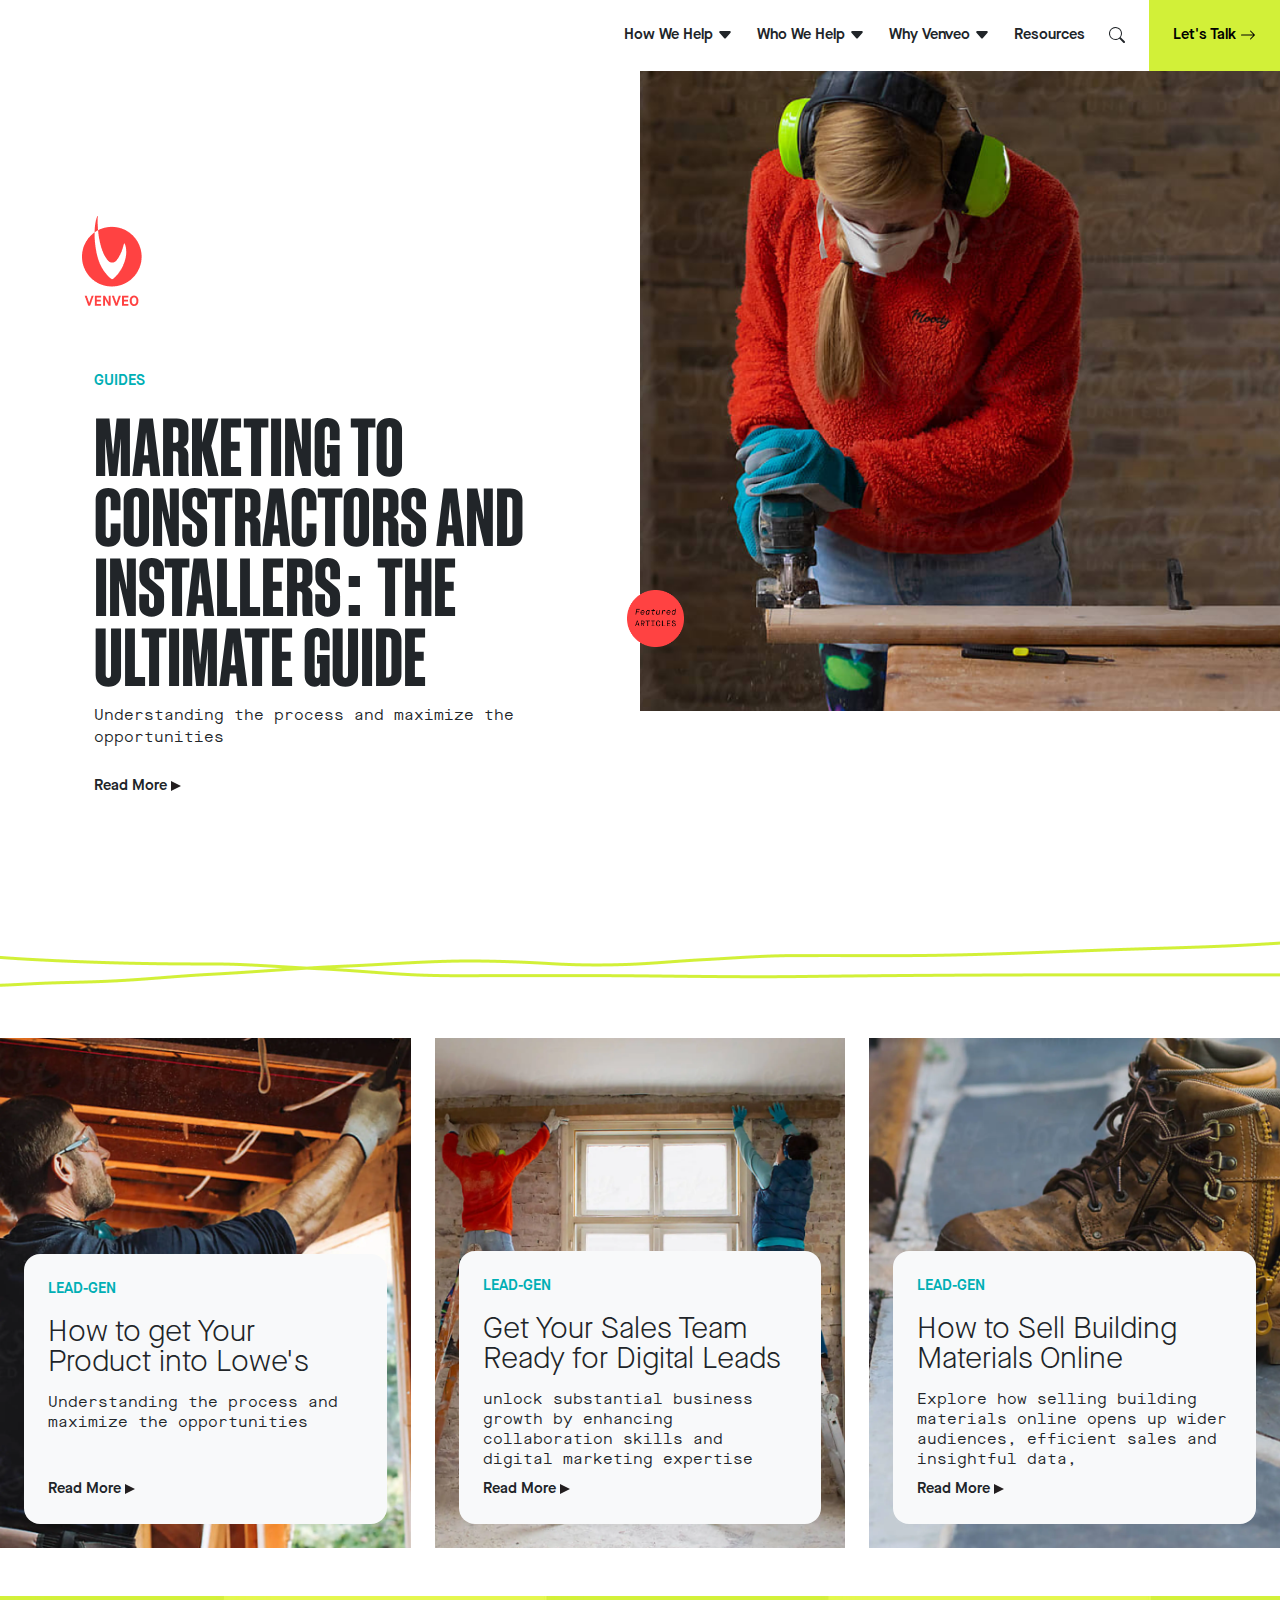
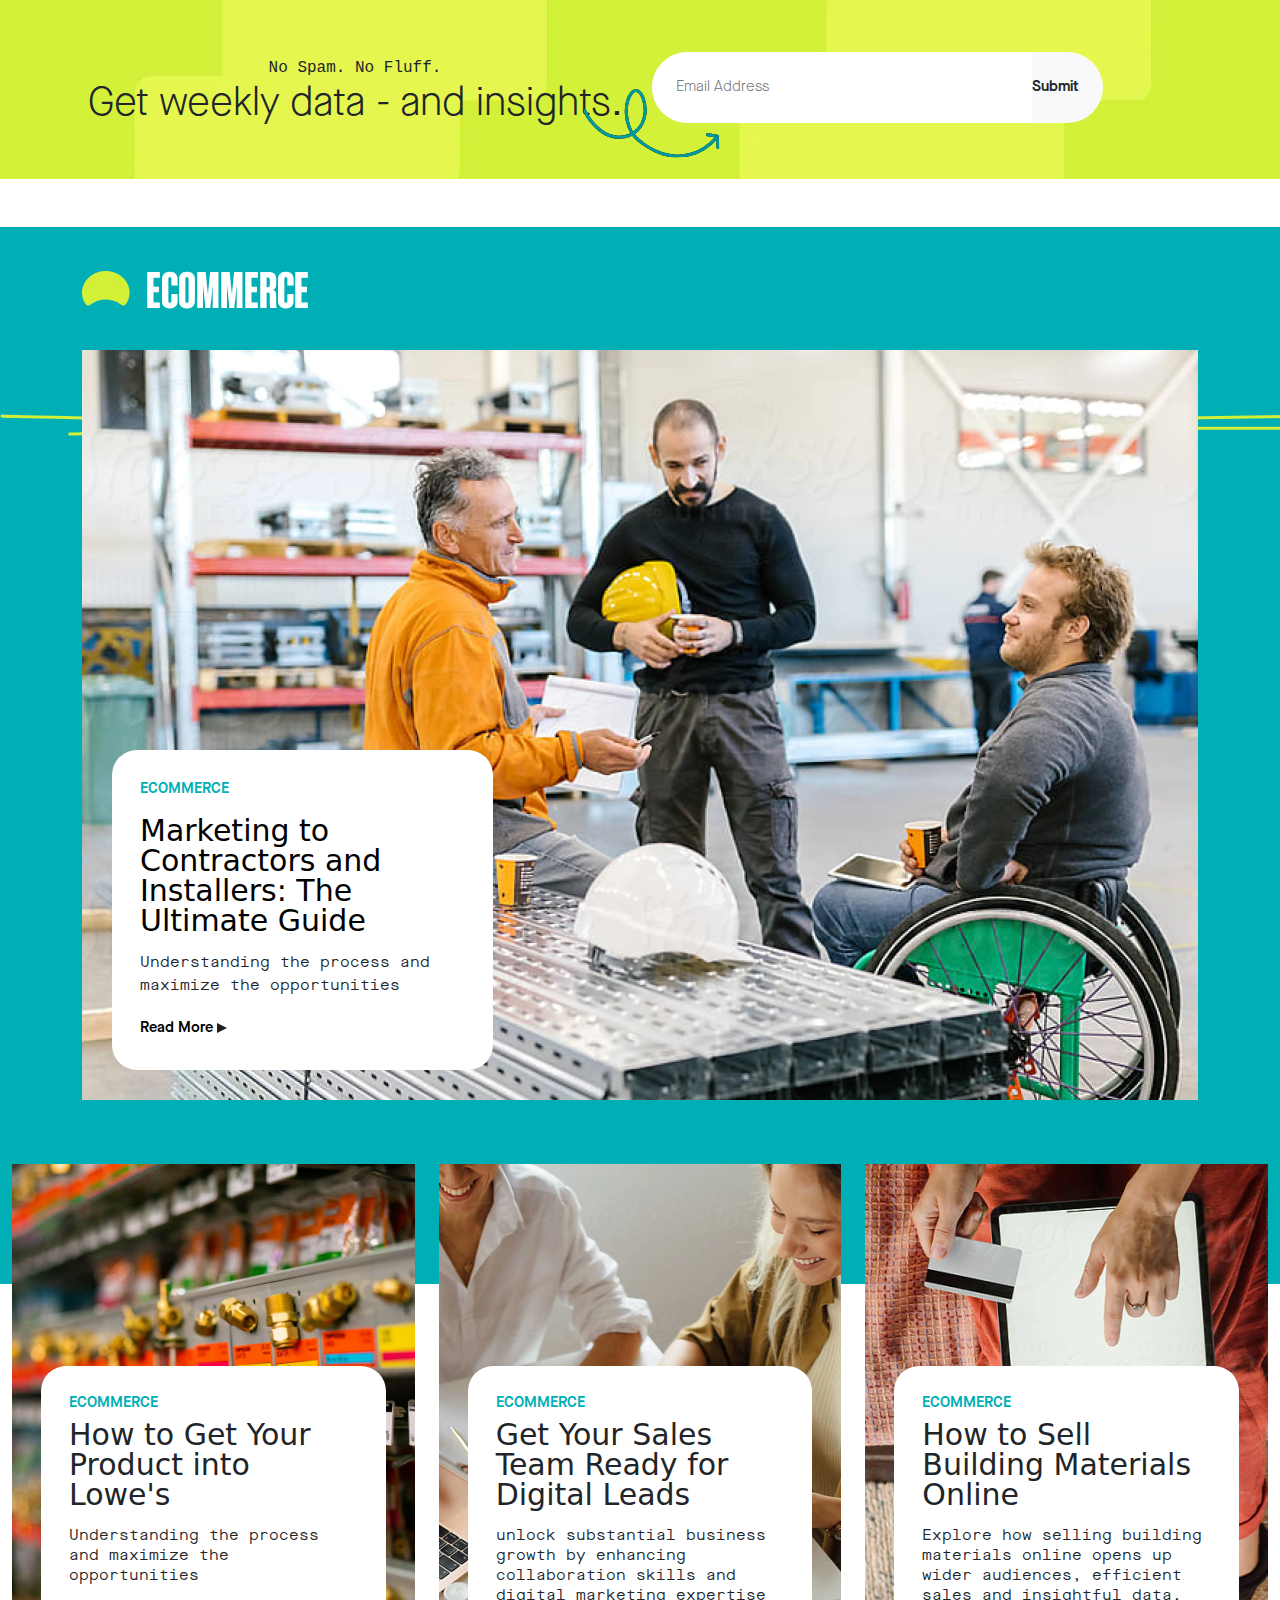
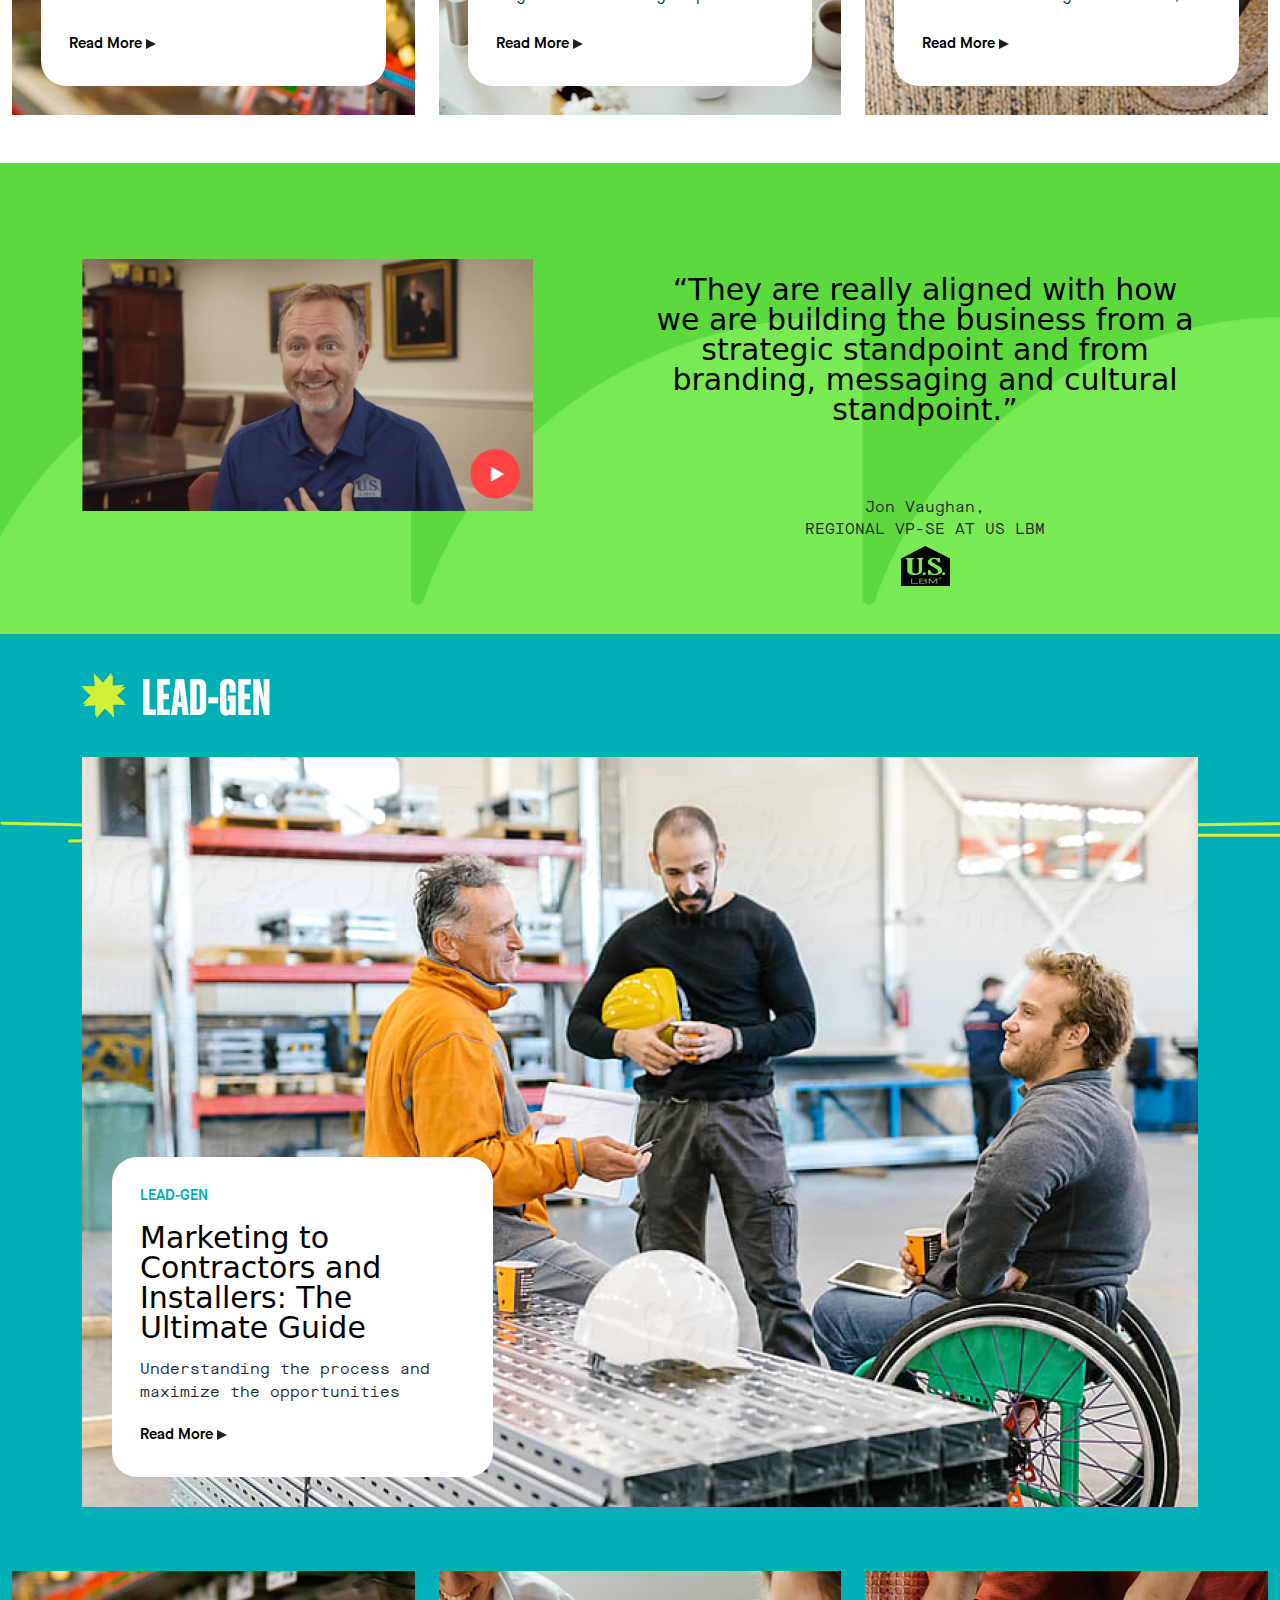
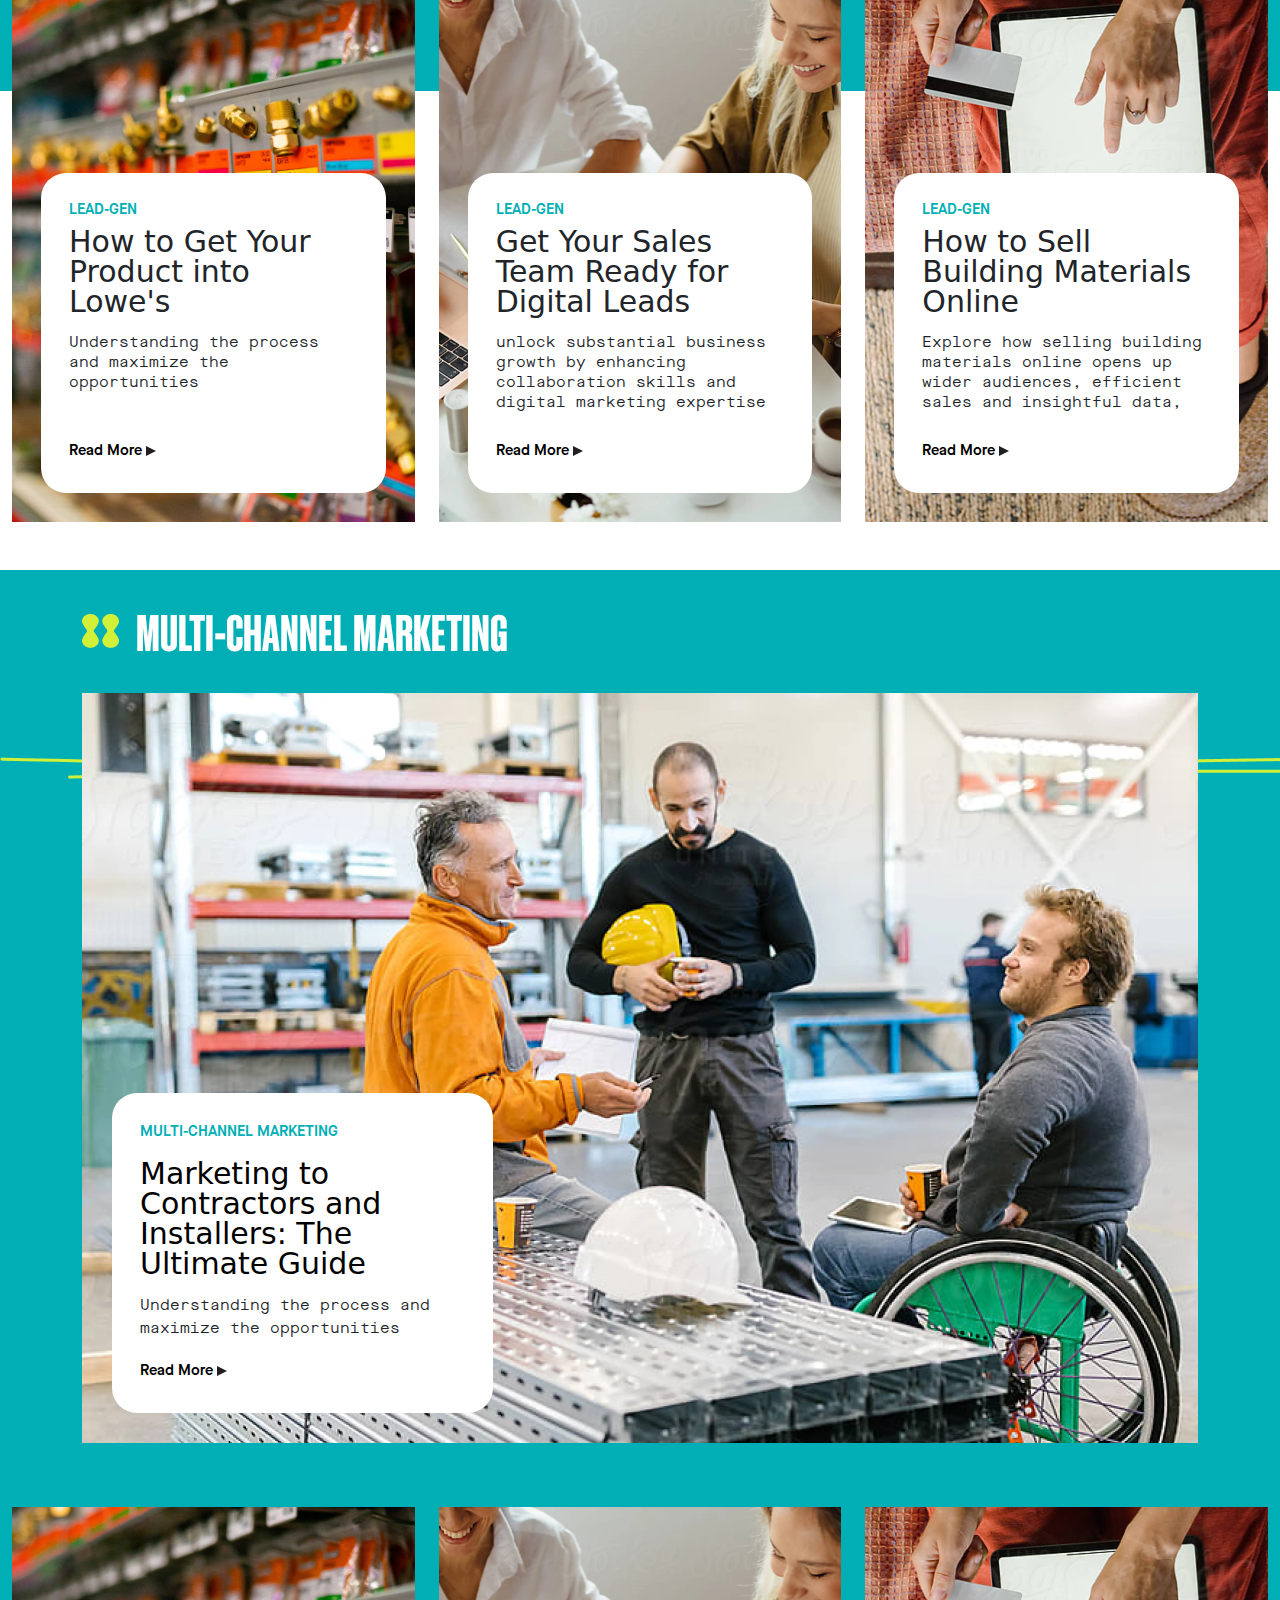
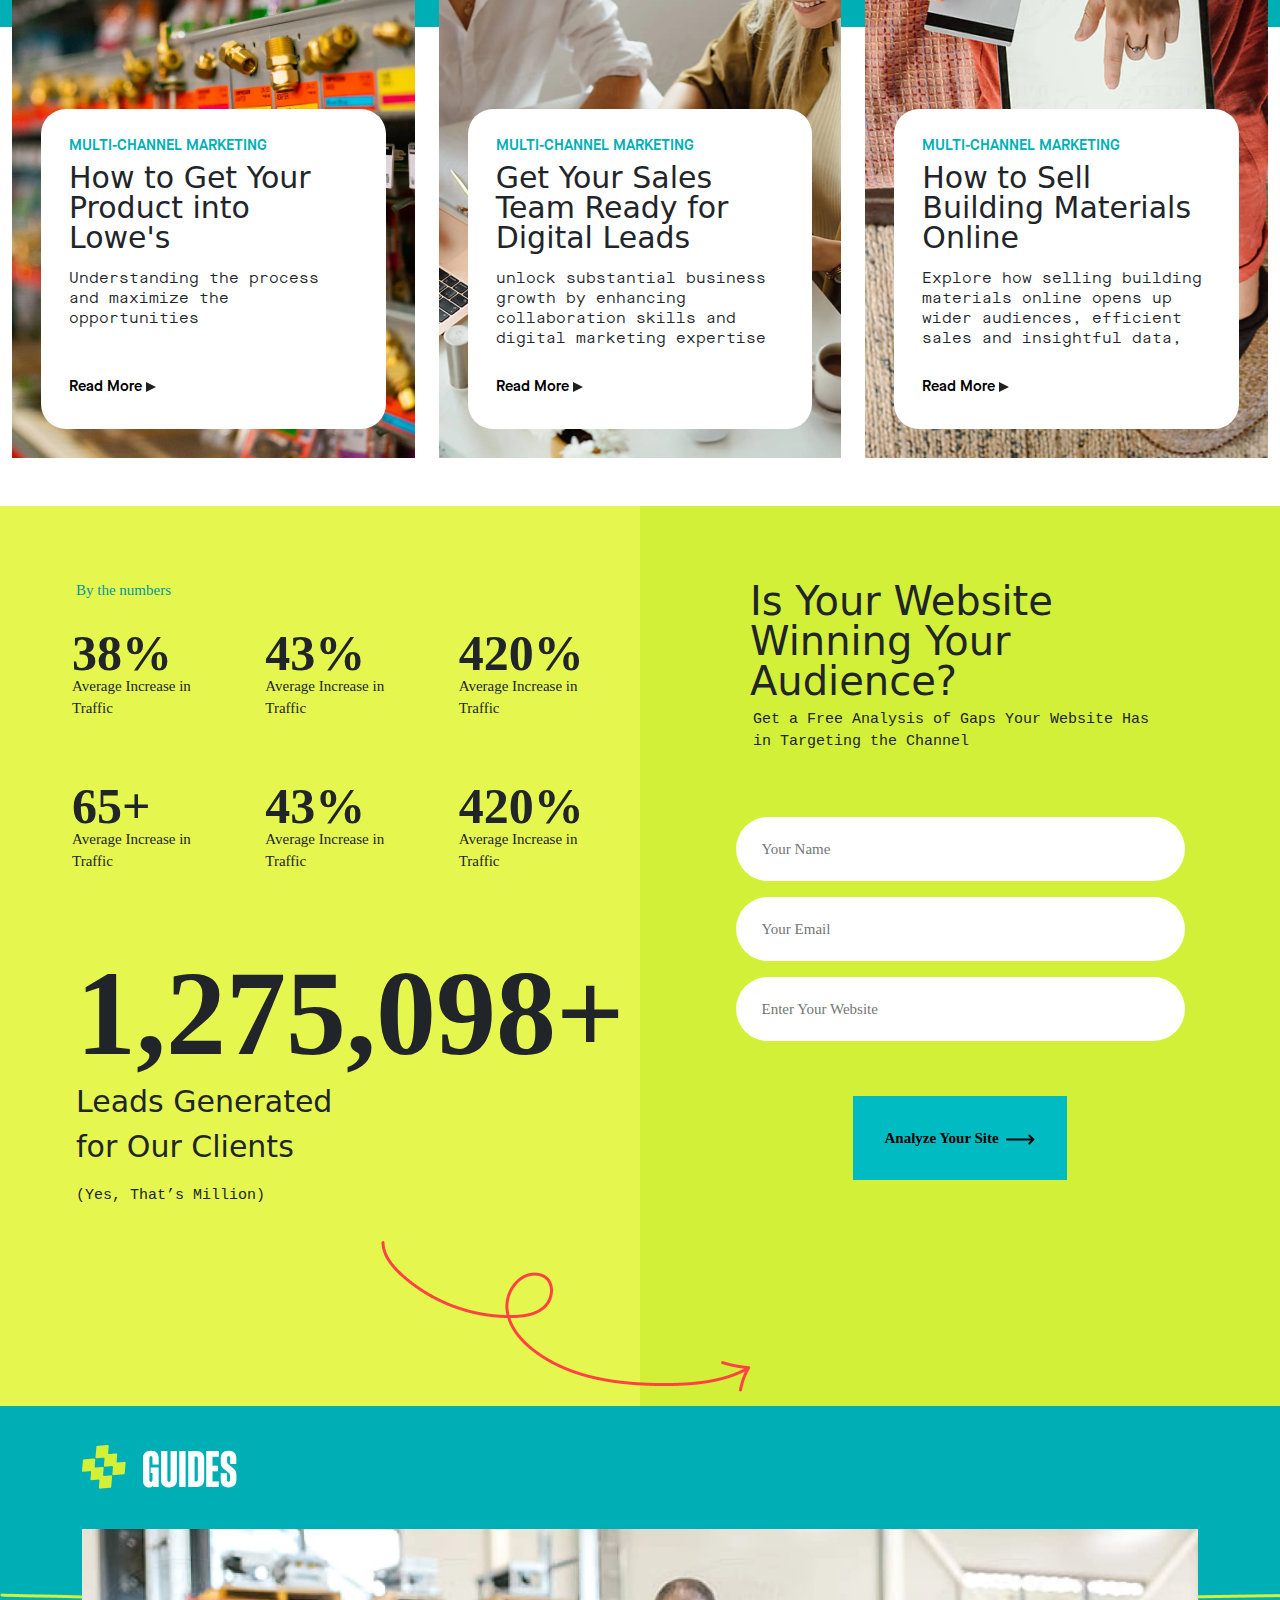
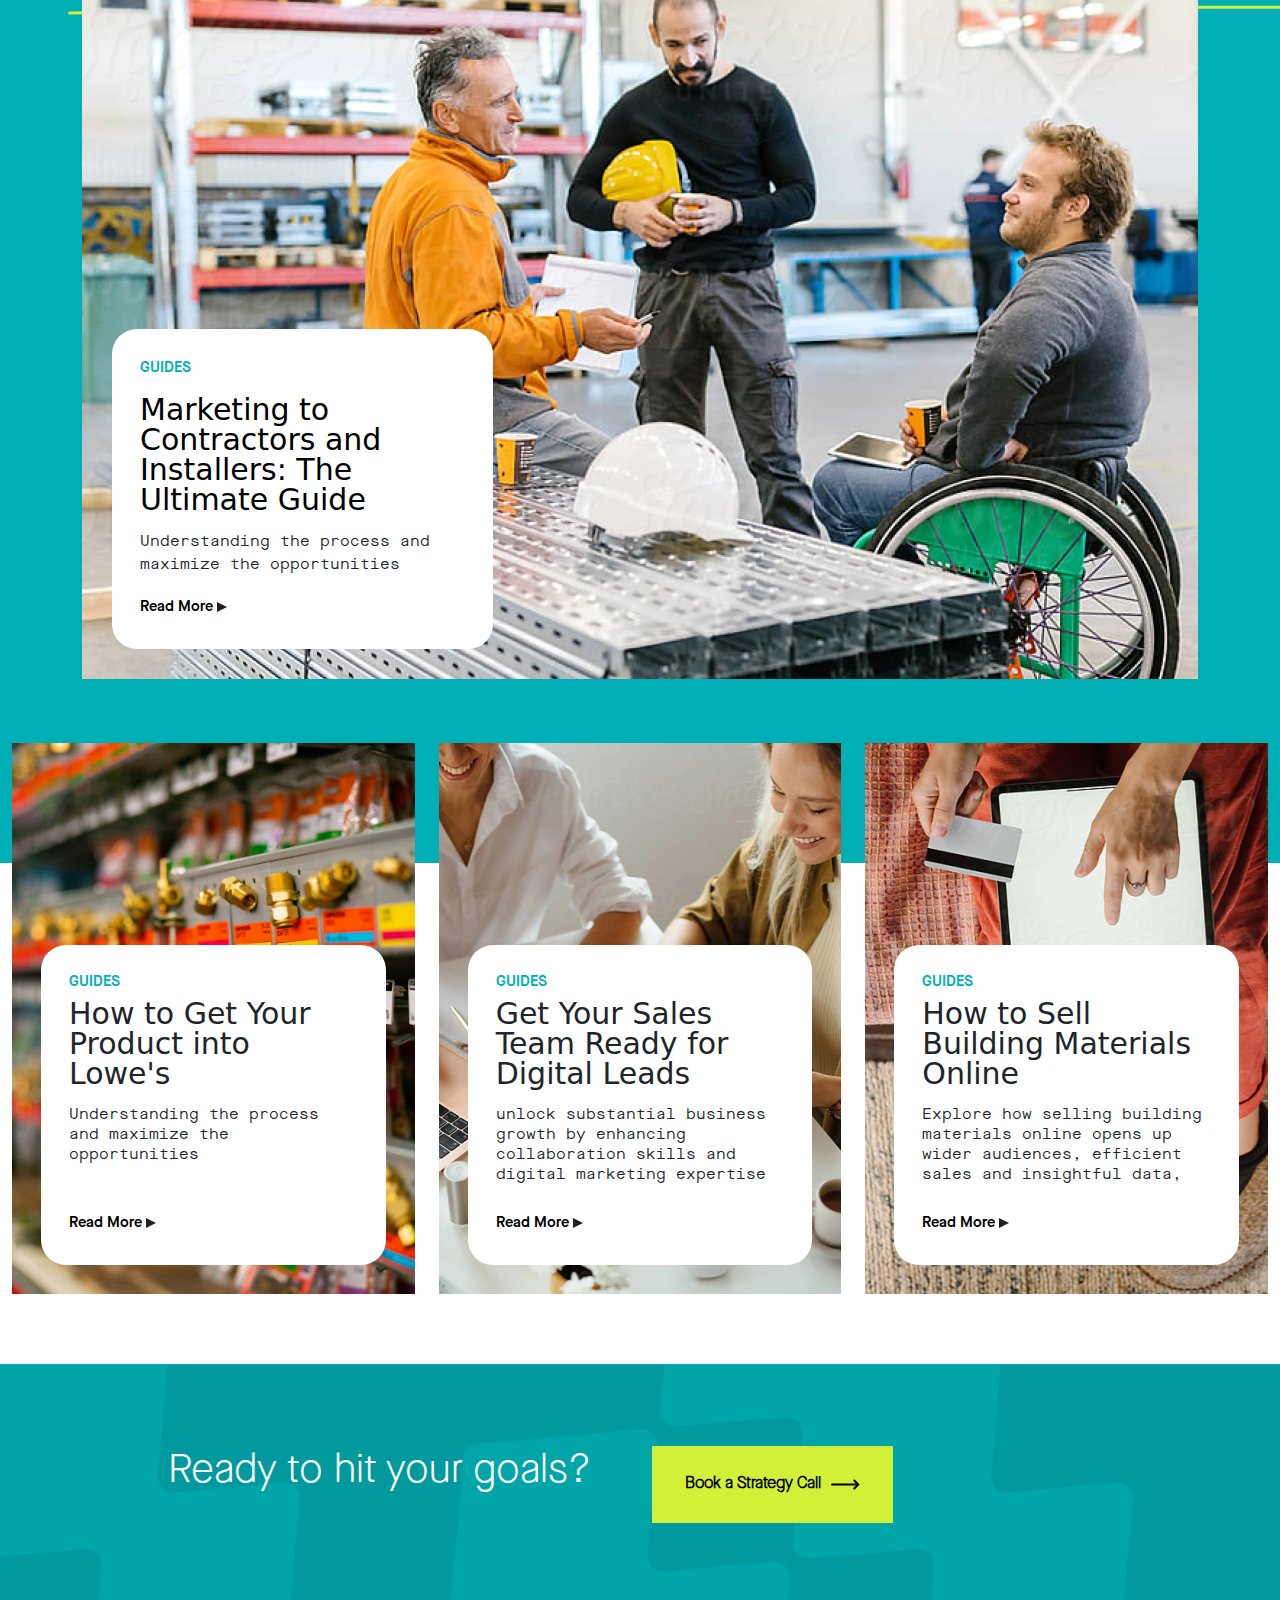
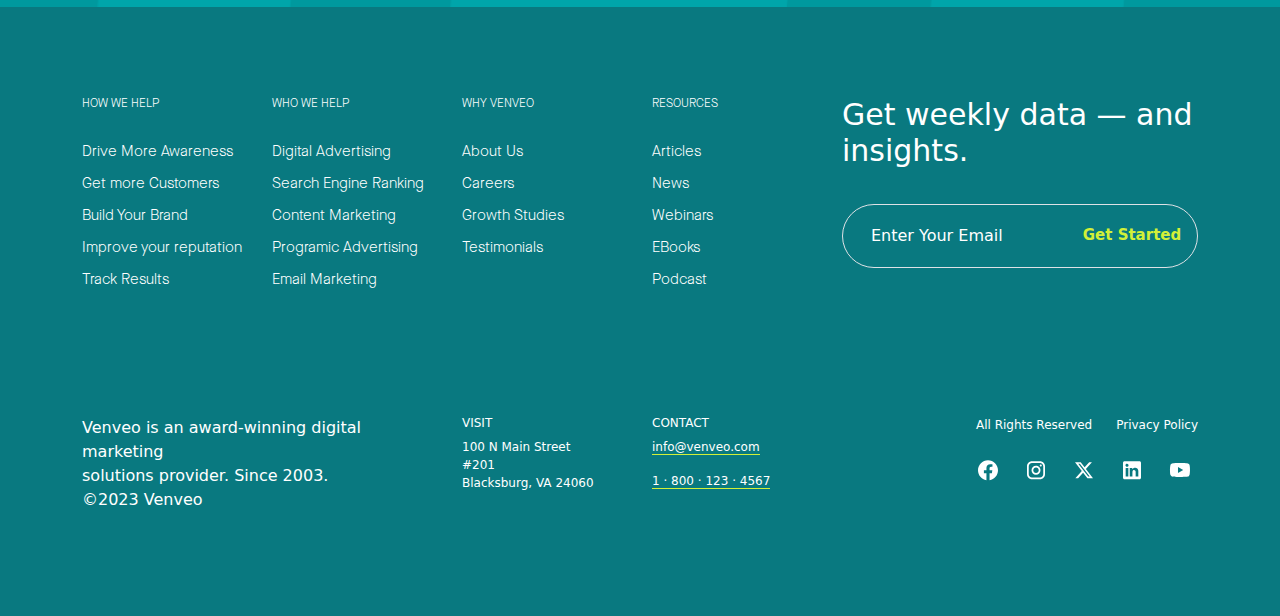
<file: index.html>
<!DOCTYPE html>
<html lang="en">

<head>
    <meta charset="UTF-8">
    <meta name="viewport" content="width=device-width, initial-scale=1.0">
    <title>VENVEO</title>
    <link rel="stylesheet" href="./assets/css/root.css">
    <link rel="stylesheet" href="./assets/css/style.css">
    <link rel="shortcut icon" href="./assets/images/fav.png" type="image/x-icon">
    <link href="https://cdn.jsdelivr.net/npm/bootstrap@5.3.3/dist/css/bootstrap.min.css" rel="stylesheet"
        integrity="sha384-QWTKZyjpPEjISv5WaRU9OFeRpok6YctnYmDr5pNlyT2bRjXh0JMhjY6hW+ALEwIH" crossorigin="anonymous">
</head>

<body>
    <section class="sec-1 overflow-hidden min-vh-110 sec-1-bg d-flex mb-5 position-relative align-items-center">
        <nav class="d-flex bg-lg-light justify-content-end position-fixed z-2 right-0 top-0 w-100">
            <input type="checkbox" id="menuicons" hidden>
            <label for="menuicons">
                <span></span>
                <span></span>
                <span></span>
            </label>
            <ul class="menu d-flex gap-4 m-0 align-items-center">
                <li class="list-unstyled">
                    <a href="#" class="fs-md rotate fw-medium text-dark">How We Help <svg
                            xmlns="http://www.w3.org/2000/svg" width="16" height="16" fill="currentColor"
                            class="bi bi-caret-down-fill" viewBox="0 0 16 16">
                            <path
                                d="M7.247 11.14 2.451 5.658C1.885 5.013 2.345 4 3.204 4h9.592a1 1 0 0 1 .753 1.659l-4.796 5.48a1 1 0 0 1-1.506 0z" />
                        </svg>
                    </a>
                </li>
                <li class="list-unstyled">
                    <a href="#" class="fs-md rotate fw-medium text-dark">Who We Help <svg
                            xmlns="http://www.w3.org/2000/svg" width="16" height="16" fill="currentColor"
                            class="bi bi-caret-down-fill" viewBox="0 0 16 16">
                            <path
                                d="M7.247 11.14 2.451 5.658C1.885 5.013 2.345 4 3.204 4h9.592a1 1 0 0 1 .753 1.659l-4.796 5.48a1 1 0 0 1-1.506 0z" />
                        </svg>
                    </a>
                </li>
                <li class="list-unstyled">
                    <a href="#" class="fs-md rotate fw-medium text-dark">Why Venveo <svg
                            xmlns="http://www.w3.org/2000/svg" width="16" height="16" fill="currentColor"
                            class="bi bi-caret-down-fill" viewBox="0 0 16 16">
                            <path
                                d="M7.247 11.14 2.451 5.658C1.885 5.013 2.345 4 3.204 4h9.592a1 1 0 0 1 .753 1.659l-4.796 5.48a1 1 0 0 1-1.506 0z" />
                        </svg>
                    </a>
                </li>
                <li class="list-unstyled">
                    <a href="#" class="fs-md rotate fw-medium text-dark">Resources
                    </a>
                </li>
                <li class="list-unstyled">
                    <a href="#" class="fs-md fw-medium text-dark">
                        <svg xmlns="http://www.w3.org/2000/svg" width="16" height="16" fill="currentColor"
                            class="bi bi-search" viewBox="0 0 16 16">
                            <path
                                d="M11.742 10.344a6.5 6.5 0 1 0-1.397 1.398h-.001q.044.06.098.115l3.85 3.85a1 1 0 0 0 1.415-1.414l-3.85-3.85a1 1 0 0 0-.115-.1zM12 6.5a5.5 5.5 0 1 1-11 0 5.5 5.5 0 0 1 11 0" />
                        </svg>
                    </a>
                </li>
                <li class="list-unstyled">
                    <button class="p-4 fc-bg-white-green border-0 fw-semibold fs-md  nav-btn">Let's Talk <svg
                            xmlns="http://www.w3.org/2000/svg" width="16" height="16" fill="currentColor"
                            class="bi bi-arrow-right" viewBox="0 0 16 16">
                            <path fill-rule="evenodd"
                                d="M1 8a.5.5 0 0 1 .5-.5h11.793l-3.147-3.146a.5.5 0 0 1 .708-.708l4 4a.5.5 0 0 1 0 .708l-4 4a.5.5 0 0 1-.708-.708L13.293 8.5H1.5A.5.5 0 0 1 1 8" />
                        </svg>
                    </button>
                </li>
            </ul>
        </nav>
        <div class="container d-flex align-items-center w-100 flex-column">
            <a href="" class="d-flex justify-content-start w-100"><img src="./assets/images/Venveo-logo.webp"
                alt="Venveo-logo" class="mt-4"></a>
            <div class="row w-100">
                <div class="col-12 col-lg-5 mt-4 mt-md-5 pt-lg-3">
                    <div class="sec-1-box w-100">
                        <p class="fw-semibold fs-md fc-sky m-0">GUIDES</p>
                        <p class="ff-sohne fs-3xl fw-bold lh-70 lh-sm-44 m-0 pt-1 pb-2 py-sm-3">MARKETING TO
                            CONSTRACTORS AND INSTALLERS:
                            THE ULTIMATE GUIDE</p>
                        <p class="fs-md m-0 pb-2 pb-sm-4 ff-maisonneuemono">Understanding the process and maximize the
                            opportunities</p>
                        <a href="" class="fw-semibold fs-md text-dark">Read More <svg width="10" height="10"
                                viewBox="0 0 10 10" fill="none" xmlns="http://www.w3.org/2000/svg">
                                <path d="M10 5.00343L0 0V10L10 5.00343Z" fill="#231F20" />
                            </svg>
                        </a>
                    </div>
                    <div class="col-12 col-lg-6 mt-3 mt-lg-0">
                         <div class="hero-img">
                        <img src="./assets/images/hero.png" alt="hero-img" class="w-100 hero-image">
                        <img src="./assets/images/hero-red-circle.webp" alt="hero-red-circle"
                            class="red-circle-img m-w-57">
                    </div>
                    </div>
                </div>
            </div>
        </div>
    </section>
    <section class="sec-2 overflow-hidden">
        <div class="row">
            <div class="col-12 col-sm-6 col-lg-4">
                <div class="sec-2-card sec-2-sm-card sec-2-lg-card bg-img-1 p-4 d-flex align-items-end">
                    <div
                        class="sec-2-box sec-2-sm-box bg-light p-4 rounded-4 d-flex flex-column justify-content-between w-100">
                        <div>
                            <p class="m-0 fw-semibold fs-md fc-sky">LEAD-GEN</p>
                            <p class="m-0 fw-light fs-lg lh-30 lh-sm-23 ff-neue-light py-1 py-sm-3">How to get Your
                                Product into Lowe's
                            </p>
                            <p class="m-0 ff-maisonneuemono fs-md lh-20 lh-sm-17 pb-2">Understanding the process and
                                maximize the
                                opportunities</p>
                        </div>
                        <a href="" class="fw-semibold fs-md text-dark">Read More <svg width="10" height="10"
                                viewBox="0 0 10 10" fill="none" xmlns="http://www.w3.org/2000/svg">
                                <path d="M10 5.00343L0 0V10L10 5.00343Z" fill="#231F20" />
                            </svg>
                        </a>
                    </div>
                </div>
            </div>
            <div class="col-12 col-sm-6 col-lg-4 mt-3 mt-sm-0">
                <div class="sec-2-card sec-2-sm-card sec-2-lg-card bg-img-2 p-4 d-flex align-items-end">
                    <div
                        class="sec-2-box sec-2-sm-box bg-light p-4 rounded-4 d-flex flex-column justify-content-between w-100">
                        <div>
                            <p class="m-0 fw-semibold fs-md fc-sky">LEAD-GEN</p>
                            <p class="m-0 fw-light fs-lg lh-30 lh-sm-23 ff-neue-light py-1 py-sm-3">Get Your Sales Team
                                Ready for Digital
                                Leads</p>
                            <p class="m-0 ff-maisonneuemono fs-md lh-20 lh-sm-17 pb-3 pb-sm-2">unlock substantial
                                business growth by
                                enhancing collaboration skills and digital marketing expertise</p>
                        </div>
                        <a href="" class="fw-semibold fs-md text-dark">Read More <svg width="10" height="10"
                                viewBox="0 0 10 10" fill="none" xmlns="http://www.w3.org/2000/svg">
                                <path d="M10 5.00343L0 0V10L10 5.00343Z" fill="#231F20" />
                            </svg>
                        </a>
                    </div>
                </div>
            </div>
            <div class="col-12 col-sm-6 col-lg-4 mt-3 mt-lg-0">
                <div class="sec-2-card sec-2-sm-card sec-2-lg-card bg-img-3 p-4 d-flex align-items-end">
                    <div
                        class="sec-2-box sec-2-sm-box bg-light p-4 rounded-4 d-flex flex-column justify-content-between w-100">
                        <div>
                            <p class="m-0 fw-semibold fs-md fc-sky">LEAD-GEN</p>
                            <p class="m-0 fw-light fs-lg lh-30 lh-sm-23 ff-neue-light py-1 py-sm-3">How to Sell Building
                                Materials Online
                            </p>
                            <p class="m-0 ff-maisonneuemono fs-md lh-20 lh-sm-17 pb-3 pb-sm-2">Explore how selling
                                building materials
                                online opens up wider audiences, efficient sales and insightful data,</p>
                        </div>
                        <a href="" class="fw-semibold fs-md text-dark">Read More <svg width="10" height="10"
                                viewBox="0 0 10 10" fill="none" xmlns="http://www.w3.org/2000/svg">
                                <path d="M10 5.00343L0 0V10L10 5.00343Z" fill="#231F20" />
                            </svg>
                        </a>
                    </div>
                </div>
            </div>

        </div>
    </section>
    <section class="sec-3 sec-3-bg my-5">
        <div class="container py-5 sec-3-container">
            <div class="row py-2 align-items-center">
                <div class=" col-12 col-lg-6">
                    <div class="w-100 text-center text-lg-start w-100 d-flex align-items-center flex-column h-100">
                        <p class="m-0 ff-spacemono pb-1 pb-sm-2">No Spam. No Fluff.</p>
                        <p class="m-0 fs-xl ff-neue-light fw-light lh-30">Get weekly data - and insights.</p>
                    </div>
                </div>
                <div class="col-12 col-lg-5 mt-3 mt-lg-0">
                    <div class="d-flex bg-light rounded-pill overflow-hidden align-items-center w-100">
                        <input type="email" placeholder="Email Address"
                            class="w-100 outline-none border-0 p-4 fs-md fw-normal ff-neue-light">
                        <a href="" class="text-dark pe-4 fw-semibold fs-md">Submit</a>
                    </div>
                </div>
            </div>
            <img src="./assets/images/flexible-arrow.svg" alt="flexible-arrow" class="flexible-arrow d_lg_none">
        </div>
    </section>
    <section class="fc-sky-bg d-flex align-items-center overflow-hidden position-relative">
        <img src="./assets/images/green-image.png" alt="lemon-image" class="position-absolute lemon-image">
        <div class="container z-1">
            <div class="d-flex align-items-center gap-3 pb-2 pb-sm-4 pt-2 pt-sm-4">
                <img src="./assets/images/section-logo.webp" alt="logo">
                <p class="m-0 sec-3-logo fw-bold text-white fs-2xl ff-sohne">ECOMMERCE</p>
            </div>
            <div class="sec-3-bg-image d-flex align-items-end pl-pb mb-0 mb-sm-5">
                <div
                    class="sec-3-box mr-30 m-md-0 m-lg-0 d-flex justify-contant-between flex-column position-relative sec-3-box-height">
                    <p class="m-0 fw-semibold fs-md fc-sky ff-MaisonNeue-Demi ">ECOMMERCE</p>
                    <P class="m-0 fs-lg text-black mx-325 ff-MaisonNeue-light pt-1 pt-sm-3 lh-30">Marketing to
                        Contractors and
                        Installers: The Ultimate Guide
                    </P>
                    <P class="m-0 fs-md fw-normal ff-MaisonNeueMono-Regular pt-1 pt-sm-3 mx-315">Understanding the
                        process and maximize
                        the opportunities</P>
                    <a href="#" class="text-deco-none">
                        <p
                            class="m-0 fw-bold fs-md pt-2 pt-sm-4  ff-MaisonNeue-Demi text-black read-btn position-absolute">
                            Read More <svg width="10" height="10" viewBox="0 0 10 10" fill="none"
                                xmlns="http://www.w3.org/2000/svg">
                                <path d="M10 5.00343L0 0V10L10 5.00343Z" fill="#231F20" />
                            </svg>
                        </p>
                    </a>
                </div>
            </div>
        </div>
    </section>
    <section class="d-flex justify-content-center  align-items-center linear-bg mb-4 mb-md-5">
        <div class="row w-100">
            <div class="col-12 col-md-6 col-lg-4 d-flex justify-content-center justify-content-lg-start">
                <div class="m-0 sec-3-card bg-image-1 mt-3 ">
                    <div class="sec-4-box position-relative sec-4-box-height">
                        <h5 class="m-0 fw-semibold fs-md fc-sky ff-MaisonNeue-Demi">ECOMMERCE</h5>
                        <p class="m-0 mx-300 fs-lg pt-1 pt-sm-2 ff-MaisonNeue-light lh-30">How to Get
                            Your Product
                            into
                            Lowe's</p>
                        <p class="m-0 mx-315 fw-normal fs-md lh-20 pt-1 pt-sm-3 ff-MaisonNeueMono-Regular">
                            Understanding
                            the process and maximize the
                            opportunities</p>
                        <a href="#" class="text-deco-none ">
                            <p class="m-0 fw-semibold fs-md read-btn position-absolute text-black ff-MaisonNeue-Demi 3">
                                Read More
                                <svg width="10" height="10" viewBox="0 0 10 10" fill="none"
                                    xmlns="http://www.w3.org/2000/svg">
                                    <path d="M10 5.00343L0 0V10L10 5.00343Z" fill="#231F20" />
                                </svg>
                            </p>
                        </a>
                    </div>
                </div>
            </div>
            <div class="col-12 col-md-6 col-lg-4 d-flex justify-content-center justify-content-lg-start">
                <div class="m-0 sec-3-card bg-image-2 mt-3">
                    <div class="sec-4-box position-relative sec-height">
                        <h5 class="m-0 fw-semibold fs-md fc-sky ff-MaisonNeue-Demi">ECOMMERCE</h5>
                        <p class="m-0 mx-325 fs-lg pt-1 pt-sm-2 ff-MaisonNeue-light lh-30">Get Your Sales
                            Team Ready
                            for Digital Leads</p>
                        <p class="m-0 mx-315 fw-normal fs-md lh-20 pt-1 pt-sm-3 ff-MaisonNeueMono-Regular">unlock
                            substantial business growth by enhancing collaboration skills and digital marketing
                            expertise</p>
                        <a href="#" class="text-deco-none ">
                            <p class="m-0 fw-semibold fs-md read-btn position-absolute text-black ff-MaisonNeue-Demi 3">
                                Read More
                                <svg width="10" height="10" viewBox="0 0 10 10" fill="none"
                                    xmlns="http://www.w3.org/2000/svg">
                                    <path d="M10 5.00343L0 0V10L10 5.00343Z" fill="#231F20" />
                                </svg>
                            </p>
                        </a>
                    </div>
                </div>
            </div>
            <div class="col-12 col-md-6 col-lg-4 d-flex justify-content-center justify-content-lg-start">
                <div class="m-0 sec-3-card bg-image-3 mt-3">
                    <div class="sec-4-box position-relative w-100 sec-height">
                        <h5 class="m-0 fw-semibold fs-md fc-sky ff-MaisonNeue-Demi">ECOMMERCE</h5>
                        <p class="m-0 mx-300 fs-lg pt-1 pt-sm-2 ff-MaisonNeue-light lh-30">How to Sell Building
                            Materials Online</p>
                        <p class="m-0 mx-315 fw-normal fs-md lh-20 pt-1 pt-sm-3 ff-MaisonNeueMono-Regular">
                            Explore how selling building materials online opens up wider audiences, efficient sales and
                            insightful data,</p>
                        <a href="#" class="text-deco-none ">
                            <p class="m-0 fw-semibold fs-md read-btn position-absolute text-black ff-MaisonNeue-Demi 3">
                                Read More
                                <svg width="10" height="10" viewBox="0 0 10 10" fill="none"
                                    xmlns="http://www.w3.org/2000/svg">
                                    <path d="M10 5.00343L0 0V10L10 5.00343Z" fill="#231F20" />
                                </svg>
                            </p>
                        </a>
                    </div>
                </div>
            </div>
        </div>
    </section>
    <section class="sec-4-bg-image d-flex align-items-center overflow-hidden">
        <div class="container d-flex align-items-center mt-4 mt-sm-5 mb-3 mb-sm-5 pt-0 pt-md-5">
            <div class="row justify-content-between ">
                <div class="col-12 col-md-6 col-lg-5">
                    <div class="">
                        <img src="./assets/images/video-image.webp" alt="" class="w-100 sec-4-img">
                    </div>
                </div>
                <div class="col-12 col-md-6 col-lg-6">
                    <div>
                        <p class="m-0 lh-30 fs-lg text-center mx-613 text-black pt-3 ff-MaisonNeue-light">“They are
                            really aligned with how
                            we are
                            building the business from a strategic standpoint and from branding, messaging
                            and cultural standpoint.”</p>
                    </div>
                    <div class="text-center pt-1 pt-sm-5">
                        <p class="m-0 pt-4 fw-normal fs-md ff-MaisonNeueMono-Regular">Jon Vaughan,</p>
                        <p class="m-0  fw-normal fs-md ff-MaisonNeueMono-Regular">REGIONAL VP-SE AT US LBM</p>
                        <img src="./assets/images/US-image.webp" alt="u.s.logo" class="text-center pt-1">
                    </div>
                </div>
            </div>
        </div>
    </section>
    <section class="fc-sky-bg d-flex align-items-center overflow-hidden position-relative">
        <img src="./assets/images/green-image.png" alt="lemon-image" class="position-absolute lemon-image">
        <div class="container z-1">
            <div class="d-flex align-items-center gap-3 pb-2 pb-sm-4 pt-2 pt-sm-4">
                <img src="./assets/images/lead-gen-logo.png" alt="logo">
                <p class="m-0 sec-3-logo fw-bold text-white fs-2xl ff-sohne">LEAD-GEN</p>
            </div>
            <div class="sec-3-bg-image d-flex align-items-end pl-pb mb-0 mb-sm-5">
                <div
                    class="sec-3-box mr-30 m-md-0 m-lg-0 d-flex justify-contant-between flex-column position-relative sec-3-box-height">
                    <p class="m-0 fw-semibold fs-md fc-sky ff-MaisonNeue-Demi ">LEAD-GEN</p>
                    <P class="m-0 fs-lg text-black mx-325 ff-MaisonNeue-light pt-1 pt-sm-3 lh-30">Marketing to
                        Contractors and
                        Installers: The Ultimate Guide
                    </P>
                    <P class="m-0 fs-md fw-normal ff-MaisonNeueMono-Regular pt-1 pt-sm-3 mx-315">Understanding the
                        process and maximize
                        the opportunities</P>
                    <a href="#" class="text-deco-none">
                        <p
                            class="m-0 fw-bold fs-md pt-2 pt-sm-4  ff-MaisonNeue-Demi text-black read-btn position-absolute">
                            Read More <svg width="10" height="10" viewBox="0 0 10 10" fill="none"
                                xmlns="http://www.w3.org/2000/svg">
                                <path d="M10 5.00343L0 0V10L10 5.00343Z" fill="#231F20" />
                            </svg>
                        </p>
                    </a>
                </div>
            </div>
        </div>
    </section>
    <section class="d-flex justify-content-center  align-items-center linear-bg mb-4 mb-md-5">
        <div class="row w-100">
            <div class="col-12 col-md-6 col-lg-4 d-flex justify-content-center justify-content-lg-start">
                <div class="m-0 sec-3-card bg-image-1 mt-3 ">
                    <div class="sec-4-box position-relative sec-4-box-height">
                        <h5 class="m-0 fw-semibold fs-md fc-sky ff-MaisonNeue-Demi">LEAD-GEN</h5>
                        <p class="m-0 mx-300 fs-lg pt-1 pt-sm-2 ff-MaisonNeue-light lh-30">How to Get
                            Your Product
                            into
                            Lowe's</p>
                        <p class="m-0 mx-315 fw-normal fs-md lh-20 pt-1 pt-sm-3 ff-MaisonNeueMono-Regular">
                            Understanding
                            the process and maximize the
                            opportunities</p>
                        <a href="#" class="text-deco-none ">
                            <p class="m-0 fw-semibold fs-md read-btn position-absolute text-black ff-MaisonNeue-Demi 3">
                                Read More
                                <svg width="10" height="10" viewBox="0 0 10 10" fill="none"
                                    xmlns="http://www.w3.org/2000/svg">
                                    <path d="M10 5.00343L0 0V10L10 5.00343Z" fill="#231F20" />
                                </svg>
                            </p>
                        </a>
                    </div>
                </div>
            </div>
            <div class="col-12 col-md-6 col-lg-4 d-flex justify-content-center justify-content-lg-start">
                <div class="m-0 sec-3-card bg-image-2 mt-3">
                    <div class="sec-4-box position-relative sec-height">
                        <h5 class="m-0 fw-semibold fs-md fc-sky ff-MaisonNeue-Demi">LEAD-GEN</h5>
                        <p class="m-0 mx-325 fs-lg pt-1 pt-sm-2 ff-MaisonNeue-light lh-30">Get Your Sales
                            Team Ready
                            for Digital Leads</p>
                        <p class="m-0 mx-315 fw-normal fs-md lh-20 pt-1 pt-sm-3 ff-MaisonNeueMono-Regular">unlock
                            substantial business growth by enhancing collaboration skills and digital marketing
                            expertise</p>
                        <a href="#" class="text-deco-none ">
                            <p class="m-0 fw-semibold fs-md read-btn position-absolute text-black ff-MaisonNeue-Demi 3">
                                Read More
                                <svg width="10" height="10" viewBox="0 0 10 10" fill="none"
                                    xmlns="http://www.w3.org/2000/svg">
                                    <path d="M10 5.00343L0 0V10L10 5.00343Z" fill="#231F20" />
                                </svg>
                            </p>
                        </a>
                    </div>
                </div>
            </div>
            <div class="col-12 col-md-6 col-lg-4 d-flex justify-content-center justify-content-lg-start">
                <div class="m-0 sec-3-card bg-image-3 mt-3">
                    <div class="sec-4-box position-relative w-100 sec-height">
                        <h5 class="m-0 fw-semibold fs-md fc-sky ff-MaisonNeue-Demi">LEAD-GEN</h5>
                        <p class="m-0 mx-300 fs-lg pt-1 pt-sm-2 ff-MaisonNeue-light lh-30">How to Sell Building
                            Materials Online</p>
                        <p class="m-0 mx-315 fw-normal fs-md lh-20 pt-1 pt-sm-3 ff-MaisonNeueMono-Regular">
                            Explore how selling building materials online opens up wider audiences, efficient sales and
                            insightful data,</p>
                        <a href="#" class="text-deco-none ">
                            <p class="m-0 fw-semibold fs-md read-btn position-absolute text-black ff-MaisonNeue-Demi 3">
                                Read More
                                <svg width="10" height="10" viewBox="0 0 10 10" fill="none"
                                    xmlns="http://www.w3.org/2000/svg">
                                    <path d="M10 5.00343L0 0V10L10 5.00343Z" fill="#231F20" />
                                </svg>
                            </p>
                        </a>
                    </div>
                </div>
            </div>
        </div>
    </section>
    <section class="fc-sky-bg d-flex align-items-center overflow-hidden position-relative">
        <img src="./assets/images/green-image.png" alt="lemon-image" class="position-absolute lemon-image">
        <div class="container z-1">
            <div class="d-flex align-items-center gap-3 pb-2 pb-sm-4 pt-2 pt-sm-4">
                <img src="./assets/images/Multi-channel-logo.png" alt="logo">
                <p class="m-0 sec-3-logo fw-bold text-white fs-2xl ff-sohne">MULTI-CHANNEL MARKETING</p>
            </div>
            <div class="sec-3-bg-image d-flex align-items-end pl-pb mb-0 mb-sm-5">
                <div
                    class="sec-3-box mr-30 m-md-0 m-lg-0 d-flex justify-contant-between flex-column position-relative sec-3-box-height">
                    <p class="m-0 fw-semibold fs-md fc-sky ff-MaisonNeue-Demi ">MULTI-CHANNEL MARKETING</p>
                    <P class="m-0 fs-lg text-black mx-325 ff-MaisonNeue-light pt-1 pt-sm-3 lh-30">Marketing to
                        Contractors and
                        Installers: The Ultimate Guide
                    </P>
                    <P class="m-0 fs-md fw-normal ff-MaisonNeueMono-Regular pt-1 pt-sm-3 mx-315">Understanding the
                        process and maximize
                        the opportunities</P>
                    <a href="#" class="text-deco-none">
                        <p
                            class="m-0 fw-bold fs-md pt-2 pt-sm-4  ff-MaisonNeue-Demi text-black read-btn position-absolute">
                            Read More <svg width="10" height="10" viewBox="0 0 10 10" fill="none"
                                xmlns="http://www.w3.org/2000/svg">
                                <path d="M10 5.00343L0 0V10L10 5.00343Z" fill="#231F20" />
                            </svg>
                        </p>
                    </a>
                </div>
            </div>
        </div>
    </section>
    <section class="d-flex justify-content-center  align-items-center linear-bg mb-4 mb-md-5">
        <div class="row w-100">
            <div class="col-12 col-md-6 col-lg-4 d-flex justify-content-center justify-content-lg-start">
                <div class="m-0 sec-3-card bg-image-1 mt-3 ">
                    <div class="sec-4-box position-relative sec-4-box-height">
                        <h5 class="m-0 fw-semibold fs-md fc-sky ff-MaisonNeue-Demi">MULTI-CHANNEL MARKETING</h5>
                        <p class="m-0 mx-300 fs-lg  pt-1 pt-sm-2 ff-MaisonNeue-light lh-30">How to Get
                            Your Product
                            into
                            Lowe's</p>
                        <p class="m-0 mx-315 fw-normal fs-md lh-20 pt-1 pt-sm-3 ff-MaisonNeueMono-Regular">
                            Understanding
                            the process and maximize the
                            opportunities</p>
                        <a href="#" class="text-deco-none ">
                            <p class="m-0 fw-semibold fs-md read-btn position-absolute text-black ff-MaisonNeue-Demi 3">
                                Read More
                                <svg width="10" height="10" viewBox="0 0 10 10" fill="none"
                                    xmlns="http://www.w3.org/2000/svg">
                                    <path d="M10 5.00343L0 0V10L10 5.00343Z" fill="#231F20" />
                                </svg>
                            </p>
                        </a>
                    </div>
                </div>
            </div>
            <div class="col-12 col-md-6 col-lg-4 d-flex justify-content-center justify-content-lg-start">
                <div class="m-0 sec-3-card bg-image-2 mt-3">
                    <div class="sec-4-box position-relative sec-height">
                        <h5 class="m-0 fw-semibold fs-md fc-sky ff-MaisonNeue-Demi">MULTI-CHANNEL MARKETING</h5>
                        <p class="m-0 mx-325 fs-lg  pt-1 pt-sm-2 ff-MaisonNeue-light lh-30">Get Your Sales
                            Team Ready
                            for Digital Leads</p>
                        <p class="m-0 mx-315 fw-normal fs-md lh-20 pt-1 pt-sm-3 ff-MaisonNeueMono-Regular">unlock
                            substantial business growth by enhancing collaboration skills and digital marketing
                            expertise</p>
                        <a href="#" class="text-deco-none ">
                            <p class="m-0 fw-semibold fs-md read-btn position-absolute text-black ff-MaisonNeue-Demi 3">
                                Read More
                                <svg width="10" height="10" viewBox="0 0 10 10" fill="none"
                                    xmlns="http://www.w3.org/2000/svg">
                                    <path d="M10 5.00343L0 0V10L10 5.00343Z" fill="#231F20" />
                                </svg>
                            </p>
                        </a>
                    </div>
                </div>
            </div>
            <div class="col-12 col-md-6 col-lg-4 d-flex justify-content-center justify-content-lg-start">
                <div class="m-0 sec-3-card bg-image-3 mt-3">
                    <div class="sec-4-box position-relative w-100 sec-height">
                        <h5 class="m-0 fw-semibold fs-md fc-sky ff-MaisonNeue-Demi">MULTI-CHANNEL MARKETING</h5>
                        <p class="m-0 mx-300 fs-lg pt-1 pt-sm-2 ff-MaisonNeue-light lh-30">How to Sell Building
                            Materials Online</p>
                        <p class="m-0 mx-315 fw-normal fs-md lh-20 pt-1 pt-sm-3 ff-MaisonNeueMono-Regular">
                            Explore how selling building materials online opens up wider audiences, efficient sales and
                            insightful data,</p>
                        <a href="#" class="text-deco-none ">
                            <p class="m-0 fw-semibold fs-md read-btn position-absolute text-black ff-MaisonNeue-Demi 3">
                                Read More
                                <svg width="10" height="10" viewBox="0 0 10 10" fill="none"
                                    xmlns="http://www.w3.org/2000/svg">
                                    <path d="M10 5.00343L0 0V10L10 5.00343Z" fill="#231F20" />
                                </svg>
                            </p>
                        </a>
                    </div>
                </div>
            </div>
        </div>
    </section>
    <section class="bg-lite-green d-flex position-relative">
        <div class="container-fluid ">
            <div class="position-absolute arrow-image"><img src="./assets/images/medium_arrow.png" alt="img"></div>
            <div class="row ">
                <div class="col-12 col-lg-6 ">
                    <div class=" container ps-5 ">
                        <div class="justify-content-center d-flex text-center flex-column">
                            <h4 class="  fs-md pb-4 fc-dark-green ps-3 mt-lg-75 mt-40 MaisonNeue text-start">By the
                                numbers
                            </h4>
                            <div class="row row-gap-lg-5 row-gap-2">
                                <div class="col-lg-4 ps-4 col-6 ">
                                    <div class="">
                                        <p class="fs-2xl mb-0 leading-88 text-start SohneSchmal   fw-bold">38%</p>
                                        <p class=" fs-md mt-0 w-126 MaisonNeue fw-medium text-start">Average
                                            Increase in
                                            Traffic</p>
                                    </div>
                                </div>
                                <div class="col-lg-4 ps-4 col-6 ">
                                    <div class="">
                                        <p class="fs-2xl   mb-0 leading-88 text-start SohneSchmal   fw-bold">43%</p>
                                        <p class=" fs-md  mt-0 w-126 MaisonNeue fw-medium text-start">Average
                                            Increase in
                                            Traffic</p>
                                    </div>
                                </div>
                                <div class="col-lg-4 ps-4 col-6 ">
                                    <div class="">
                                        <p class="fs-2xl mb-0 leading-88 text-start SohneSchmal   fw-bold">420%</p>
                                        <p class=" fs-md mt-0 w-126 MaisonNeue fw-medium text-start">Average
                                            Increase in
                                            Traffic</p>
                                    </div>
                                </div>
                                <div class="col-lg-4 ps-4 col-6 ">
                                    <div class="">
                                        <p class="fs-2xl mb-0 leading-88 text-start SohneSchmal   fw-bold">65+</p>
                                        <p class=" fs-md mt-0 w-126 MaisonNeue fw-medium text-start">Average Increase in
                                            Traffic</p>
                                    </div>
                                </div>
                                <div class="col-lg-4 ps-4 col-6 ">
                                    <div class="">
                                        <p class="fs-2xl mb-0 leading-88 text-start SohneSchmal   fw-bold">43%</p>
                                        <p class=" fs-md mt-0 w-126 MaisonNeue text-start">Average Increase in
                                            Traffic</p>
                                    </div>
                                </div>
                                <div class="col-lg-4  ps-4 col-6 ">
                                    <div class="">
                                        <p class="fs-2xl mb-0 leading-88 text-start SohneSchmal   fw-bold">420%</p>
                                        <p class=" fs-md mt-0 w-126 MaisonNeue fw-medium text-start">Average Increase in
                                            Traffic</p>
                                    </div>
                                </div>
                            </div>
                            <div class="mt-lg-75 mt-40">
                                <p class="fs-4xl ps-3  text-start leading-83 SohneSchmal   fw-bold">1,275,098+</p>
                                <p class="fs-lg ps-3  text-start w-323 MaisonNeuelight">Leads Generated for Our Clients
                                </p>
                                <p class="fs-md ps-3 text-start spacemononormal">(Yes, That’s Million)</p>
                            </div>
                        </div>
                    </div>
                </div>
                <div class="col-12 col-lg-6 bg-white-green-1 d-flex flex-column align-items-center">

                    <h2 class="MaisonNeuelight fw-light fs-xl leading-100 mt-lg-75 mt-40 w-420">Is Your Website Winning
                        Your Audience?
                    </h2>
                    <p class="fs-md spacemononormal leading-68 w-372">Get a Free Analysis of Gaps Your Website Has
                        in
                        Targeting the Channel</p>
                    <div class="mt-5">
                        <div class="bg-white  rounded-5 your-name d-flex align-items-center  ps-4 ">
                            <input type="name" name="" placeholder="Your Name"
                                class="input-name fs-md MaisonNeueMono fw-normal text-black">
                        </div>
                        <div class="bg-white  rounded-5 your-name d-flex align-items-center  ps-4 mt-3">
                            <input type="name" name="" placeholder="Your Email"
                                class="input-name fs-md MaisonNeueMono fw-normal text-black">
                        </div>
                        <div class="bg-white  rounded-5 your-name d-flex align-items-center  ps-4 mt-3">
                            <input type="name" name="" placeholder="Enter Your Website"
                                class="input-name fs-md MaisonNeueMono fw-normal text-black">
                        </div>
                    </div>
                    <div class="mt-55">
                        <button class="bg-off-sky border-0 site-btn MaisonNeue fw-semibold fs-md">Analyze Your Site <img
                                class="ps-1 " src="./assets/images/svg/arrow straight.svg" alt=""></button>
                    </div>
                </div>
            </div>
        </div>
    </section>
    <section class="fc-sky-bg d-flex align-items-center overflow-hidden position-relative">
        <img src="./assets/images/green-image.png" alt="lemon-image" class="position-absolute lemon-image">
        <div class="container z-1">
            <div class="d-flex align-items-center gap-3 pb-2 pb-sm-4 pt-2 pt-sm-4">
                <img src="./assets/images/giuded-logo.png" alt="logo">
                <p class="m-0 sec-3-logo fw-bold text-white fs-2xl ff-sohne">GUIDES</p>
            </div>
            <div class="sec-3-bg-image d-flex align-items-end pl-pb mb-0 mb-sm-5">
                <div
                    class="sec-3-box mr-30 m-md-0 m-lg-0 d-flex justify-contant-between flex-column position-relative sec-3-box-height">
                    <p class="m-0 fw-semibold fs-md fc-sky ff-MaisonNeue-Demi ">GUIDES</p>
                    <P class="m-0 fs-lg text-black mx-325 ff-MaisonNeue-light pt-1 pt-sm-3 lh-30">Marketing to
                        Contractors and
                        Installers: The Ultimate Guide
                    </P>
                    <P class="m-0 fs-md fw-normal ff-MaisonNeueMono-Regular pt-1 pt-sm-3 mx-315">Understanding the
                        process and maximize
                        the opportunities</P>
                    <a href="#" class="text-deco-none">
                        <p
                            class="m-0 fw-bold fs-md pt-2 pt-sm-4  ff-MaisonNeue-Demi text-black read-btn position-absolute">
                            Read More <svg width="10" height="10" viewBox="0 0 10 10" fill="none"
                                xmlns="http://www.w3.org/2000/svg">
                                <path d="M10 5.00343L0 0V10L10 5.00343Z" fill="#231F20" />
                            </svg>
                        </p>
                    </a>
                </div>
            </div>
        </div>
    </section>
    <section class="d-flex justify-content-center  align-items-center linear-bg mb-4 mb-md-5">
        <div class="row w-100">
            <div class="col-12 col-md-6 col-lg-4 d-flex justify-content-center justify-content-lg-start">
                <div class="m-0 sec-3-card bg-image-1 mt-3 ">
                    <div class="sec-4-box position-relative sec-4-box-height">
                        <h5 class="m-0 fw-semibold fs-md fc-sky ff-MaisonNeue-Demi">GUIDES</h5>
                        <p class="m-0 mx-300 fs-lg  pt-1 pt-sm-2 ff-MaisonNeue-light lh-30">How to Get
                            Your Product
                            into
                            Lowe's</p>
                        <p class="m-0 mx-315 fw-normal fs-md lh-20 pt-1 pt-sm-3 ff-MaisonNeueMono-Regular">
                            Understanding
                            the process and maximize the
                            opportunities</p>
                        <a href="#" class="text-deco-none ">
                            <p class="m-0 fw-semibold fs-md read-btn position-absolute text-black ff-MaisonNeue-Demi 3">
                                Read More
                                <svg width="10" height="10" viewBox="0 0 10 10" fill="none"
                                    xmlns="http://www.w3.org/2000/svg">
                                    <path d="M10 5.00343L0 0V10L10 5.00343Z" fill="#231F20" />
                                </svg>
                            </p>
                        </a>
                    </div>
                </div>
            </div>
            <div class="col-12 col-md-6 col-lg-4 d-flex justify-content-center justify-content-lg-start">
                <div class="m-0 sec-3-card bg-image-2 mt-3">
                    <div class="sec-4-box position-relative sec-height">
                        <h5 class="m-0 fw-semibold fs-md fc-sky ff-MaisonNeue-Demi">GUIDES</h5>
                        <p class="m-0 mx-325 fs-lg  pt-1 pt-sm-2 ff-MaisonNeue-light lh-30">Get Your Sales
                            Team Ready
                            for Digital Leads</p>
                        <p class="m-0 mx-315 fw-normal fs-md lh-20 pt-1 pt-sm-3 ff-MaisonNeueMono-Regular">unlock
                            substantial business growth by enhancing collaboration skills and digital marketing
                            expertise</p>
                        <a href="#" class="text-deco-none ">
                            <p class="m-0 fw-semibold fs-md read-btn position-absolute text-black ff-MaisonNeue-Demi 3">
                                Read More
                                <svg width="10" height="10" viewBox="0 0 10 10" fill="none"
                                    xmlns="http://www.w3.org/2000/svg">
                                    <path d="M10 5.00343L0 0V10L10 5.00343Z" fill="#231F20" />
                                </svg>
                            </p>
                        </a>
                    </div>
                </div>
            </div>
            <div class="col-12 col-md-6 col-lg-4 d-flex justify-content-center justify-content-lg-start">
                <div class="m-0 sec-3-card bg-image-3 mt-3">
                    <div class="sec-4-box position-relative sec-height">
                        <h5 class="m-0 fw-semibold fs-md fc-sky ff-MaisonNeue-Demi">GUIDES</h5>
                        <p class="m-0 mx-300 fs-lg pt-1 pt-sm-2 ff-MaisonNeue-light lh-30">How to Sell Building
                            Materials Online</p>
                        <p class="m-0 mx-315 fw-normal fs-md lh-20 pt-1 pt-sm-3 ff-MaisonNeueMono-Regular">
                            Explore how selling building materials online opens up wider audiences, efficient sales and
                            insightful data,</p>
                        <a href="#" class="text-deco-none ">
                            <p class="m-0 fw-semibold fs-md read-btn position-absolute text-black ff-MaisonNeue-Demi 3">
                                Read More
                                <svg width="10" height="10" viewBox="0 0 10 10" fill="none"
                                    xmlns="http://www.w3.org/2000/svg">
                                    <path d="M10 5.00343L0 0V10L10 5.00343Z" fill="#231F20" />
                                </svg>
                            </p>
                        </a>
                    </div>
                </div>
            </div>
        </div>
    </section>
   
    <section class="sec-9-bg-img ff-MaisonMeue-light sec-9 ">
        <div class="container mt-104">
            <div class="d-flex justify-content-center row">
                <div class="col-6 col-md-6 col-12 text-lg-end text-center mb-3 mb mb-md-0 mb-lg-0">
                    <h1 class="mr-37 fs-xl fw-light text-white">Ready to hit your goals?</h1>
                </div>
                <div
                    class="col-lg-6 col-md-6 col-12 text-center justify-content-lg-start justify-content-center d-flex">
                    <a class="text-decoration-none " href="/"><button
                            class="sec-9-call-btn align-items-center nav-btn justify-content-center border-0 d-flex gap-10 text-black bg-white-green fw-semibold">Book
                            a
                            Strategy Call<svg width="29" height="11" viewBox="0 0 29 11" fill="none"
                                xmlns="http://www.w3.org/2000/svg">
                                <path d="M23.2793 1.54004L27.2393 5.50004L23.2793 9.46004" stroke="black"
                                    stroke-width="2" stroke-miterlimit="10" stroke-linecap="round" />
                                <path d="M25.75 5.5H1" stroke="black" stroke-width="2" stroke-miterlimit="10"
                                    stroke-linecap="round" />
                            </svg>
                        </button></a>
                </div>
            </div>
    </section>
    <section class="bg-dark-sky pt-90 pb-104">
        <div class="container">
            <div class="row flex-wrap pb-104">
                <div class="col-lg-8  ff-MaisonMeue-light ">
                    <div class="row line-height">
                        <div class="col-lg-3 col-md-4 col-sm-6 col-6 text-white ">
                            <h4 class="fw-medium fs-sm mb-25">HOW WE HELP</h4>
                            <ul class="list-unstyled fs-md fw-light  ">
                                <li class="line-hover"><a href="#">Drive More Awareness</a></li>
                                <li class="line-hover"><a href="#">Get more Customers</a></li>
                                <li class="line-hover"><a href="#">Build Your Brand</a></li>
                                <li class="line-hover"><a href="#">Improve your reputation</a></li>
                                <li class="line-hover"><a href="#">Track Results</a></li>
                            </ul>
                        </div>
                        <div class="col-lg-3 col-md-4 col-sm-6 col-6 text-white ">
                            <h4 class="fw-medium fs-sm mb-25">WHO WE HELP</h4>
                            <ul class=" list-unstyled fs-md fw-light ">
                                <li class="line-hover"><a href="#"> Digital Advertising</a></li>
                                <li class="line-hover"><a href="#"> Search Engine Ranking</a></li>
                                <li class="line-hover"><a href="#"> Content Marketing</a></li>
                                <li class="line-hover"><a href="#"> Programic Advertising</a></li>
                                <li class="line-hover"><a href="#"> Email Marketing</a></li>
                            </ul>
                        </div>
                        <div class="col-lg-3 col-md-4 col-sm-6 col-6 text-white ">
                            <h4 class="fw-medium fs-sm mb-25">WHY VENVEO</h4>
                            <ul class=" list-unstyled fs-md fw-light ">
                                <li class="line-hover"><a href="#">About Us</a></li>
                                <li class="line-hover"><a href="#">Careers</a></li>
                                <li class="line-hover"><a href="#">Growth Studies</a></li>
                                <li class="line-hover"><a href="#">Testimonials</a></li>
                            </ul>
                        </div>
                        <div class="col-lg-3 col-md-4 col-sm-6 col-6 text-white ">
                            <h4 class="fw-medium fs-sm mb-25">RESOURCES</h4>
                            <ul class=" list-unstyled fs-md fw-light ">
                                <li class="line-hover"><a href="#">Articles</a></li>
                                <li class="line-hover"><a href="#">News</a></li>
                                <li class="line-hover"><a href="#">Webinars</a></li>
                                <li class="line-hover"><a href="#">EBooks</a></li>
                                <li class="line-hover"><a href="#">Podcast</a></li>

                            </ul>
                        </div>
                    </div>
                </div>
                <div class="col-lg-4 mt-lg-0 mt-4">
                    <h2 class="fs-lg w-100 footer-heading fw-light text-white mb-35  ">Get weekly data — and insights.</h2>
                    <div class=" box d-flex align-items-center justify-content-center border justify-content-between">
                        <input type="email" name="" placeholder="Enter Your Email" class="email text-white">
                        <button class="get-started-btn fs-md fw-semibold fc-white-green text-nowrap">Get
                            Started</button>
                    </div>
                </div>
            </div>
            <div class="row text-white">
                <div class="col-lg-4 col-md-6 col-12 mb-lg-0 mb-5">
                    <p class="sec-9-footer-para fw-normal m-0 ">Venveo
                        is an award-winning digital marketing <br> solutions
                        provider. Since 2003.
                        <br>©2023 Venveo
                    </p>
                </div>

                <div class="col-lg-2 col-md-2 col-5 mb-lg-0 mb-5">
                    <ul class="list-unstyled fs-sm fw-normal">
                        <h4 class="fw-medium fs-sm">VISIT</h4>
                        <li><a href="#"> 100 N Main Street </a></li>
                        <li><a href="#"> #201 </a> </li>
                        <li><a href="#"> Blacksburg, VA 24060 </a></li>
                    </ul>
                </div>
                <div class="col-lg-2 col-md-2 col-5 mb-lg-0 mb-5">
                    <ul class="list-unstyled fs-sm fw-normal">
                        <h4 class="fw-medium fs-sm">CONTACT</h4>
                        <li class="after-line "><a class="white-green-clr-hover" href="#">
                                info@venveo.com </a></li>
                        <li>
                            <pre></pre>
                        </li>
                        <li class="after-line "><a class="white-green-clr-hover" href="#"> 1 · 800
                                · 123 · 4567 </a></li>
                    </ul>
                </div>

                <div class="col-lg-4 col-md-6 col-12 mb-lg-0 mb-5 d-flex justify-content-lg-end">
                    <div>
                        <div class="d-flex gap-4 mb-4 justify-content-center">
                            <p class="fw-normal fs-sm m-0"><a class="white-green-clr-hover" href="#">All Rights Reserved
                                </a></p>
                            <p class="fw-normal fs-sm m-0"><a class="white-green-clr-hover" href="#">Privacy Policy </a>
                            </p>
                        </div>
                        <div class="d-flex gap-4 ">
                            <a href="https://www.facebook.com/" target="_blank"><svg class="svg-path-hover" width="24"
                                    height="24" viewBox="0 0 24 24" fill="none" xmlns="http://www.w3.org/2000/svg">
                                    <path
                                        d="M22 12.3038C22 6.74719 17.5229 2.24268 12 2.24268C6.47715 2.24268 2 6.74719 2 12.3038C2 17.3255 5.65684 21.4879 10.4375 22.2427V15.2121H7.89844V12.3038H10.4375V10.0872C10.4375 7.56564 11.9305 6.1728 14.2146 6.1728C15.3088 6.1728 16.4531 6.36931 16.4531 6.36931V8.84529H15.1922C13.95 8.84529 13.5625 9.6209 13.5625 10.4166V12.3038H16.3359L15.8926 15.2121H13.5625V22.2427C18.3432 21.4879 22 17.3257 22 12.3038Z"
                                        fill="white" />
                                </svg></a>
                            <a href="https://www.instagram.com/accounts/login/" target="_blank"><svg
                                    class="svg-path-hover" width="24" height="24" viewBox="0 0 24 24" fill="none"
                                    xmlns="http://www.w3.org/2000/svg">
                                    <path fill-rule="evenodd" clip-rule="evenodd"
                                        d="M16 3.24268H8C5.23858 3.24268 3 5.48126 3 8.24268V16.2427C3 19.0041 5.23858 21.2427 8 21.2427H16C18.7614 21.2427 21 19.0041 21 16.2427V8.24268C21 5.48126 18.7614 3.24268 16 3.24268ZM19.25 16.2427C19.2445 18.0353 17.7926 19.4872 16 19.4927H8C6.20735 19.4872 4.75549 18.0353 4.75 16.2427V8.24268C4.75549 6.45003 6.20735 4.99817 8 4.99268H16C17.7926 4.99817 19.2445 6.45003 19.25 8.24268V16.2427ZM16.75 8.49268C17.3023 8.49268 17.75 8.04496 17.75 7.49268C17.75 6.9404 17.3023 6.49268 16.75 6.49268C16.1977 6.49268 15.75 6.9404 15.75 7.49268C15.75 8.04496 16.1977 8.49268 16.75 8.49268ZM12 7.74268C9.51472 7.74268 7.5 9.7574 7.5 12.2427C7.5 14.728 9.51472 16.7427 12 16.7427C14.4853 16.7427 16.5 14.728 16.5 12.2427C16.5027 11.0484 16.0294 9.90225 15.1849 9.05776C14.3404 8.21327 13.1943 7.74002 12 7.74268ZM9.25 12.2427C9.25 13.7615 10.4812 14.9927 12 14.9927C13.5188 14.9927 14.75 13.7615 14.75 12.2427C14.75 10.7239 13.5188 9.49268 12 9.49268C10.4812 9.49268 9.25 10.7239 9.25 12.2427Z"
                                        fill="white" />
                                </svg></a>
                            <a href="https://x.com/?lang=en-in" target="_blank"><svg class="svg-path-hover" width="24"
                                    height="24" viewBox="0 0 24 24" fill="none" xmlns="http://www.w3.org/2000/svg">
                                    <path
                                        d="M17.1761 4.24268H19.9362L13.9061 11.0201L21 20.2427H15.4456L11.0951 14.6493L6.11723 20.2427H3.35544L9.80517 12.9935L3 4.24268H8.69545L12.6279 9.3553L17.1761 4.24268ZM16.2073 18.6181H17.7368L7.86441 5.78196H6.2232L16.2073 18.6181Z"
                                        fill="white" />
                                </svg></a>

                            <a href="https://www.linkedin.com/" target="_blank"><svg class="svg-path-hover" width="24"
                                    height="24" viewBox="0 0 24 24" fill="none" xmlns="http://www.w3.org/2000/svg">
                                    <path fill-rule="evenodd" clip-rule="evenodd"
                                        d="M4.5 3.24268C3.67157 3.24268 3 3.91425 3 4.74268V19.7427C3 20.5711 3.67157 21.2427 4.5 21.2427H19.5C20.3284 21.2427 21 20.5711 21 19.7427V4.74268C21 3.91425 20.3284 3.24268 19.5 3.24268H4.5ZM8.52076 7.2454C8.52639 8.20165 7.81061 8.79087 6.96123 8.78665C6.16107 8.78243 5.46357 8.1454 5.46779 7.24681C5.47201 6.40165 6.13998 5.72243 7.00764 5.74212C7.88795 5.76181 8.52639 6.40728 8.52076 7.2454ZM12.2797 10.0044H9.75971H9.7583V18.5643H12.4217V18.3646C12.4217 17.9847 12.4214 17.6047 12.4211 17.2246C12.4203 16.2108 12.4194 15.1959 12.4246 14.1824C12.426 13.9363 12.4372 13.6804 12.5005 13.4455C12.7381 12.568 13.5271 12.0013 14.4074 12.1406C14.9727 12.2291 15.3467 12.5568 15.5042 13.0898C15.6013 13.423 15.6449 13.7816 15.6491 14.129C15.6605 15.1766 15.6589 16.2242 15.6573 17.2719C15.6567 17.6417 15.6561 18.0117 15.6561 18.3815V18.5629H18.328V18.3576C18.328 17.9056 18.3278 17.4537 18.3275 17.0018C18.327 15.8723 18.3264 14.7428 18.3294 13.6129C18.3308 13.1024 18.276 12.599 18.1508 12.1054C17.9638 11.3713 17.5771 10.7638 16.9485 10.3251C16.5027 10.0129 16.0133 9.81178 15.4663 9.78928C15.404 9.78669 15.3412 9.7833 15.2781 9.77989C14.9984 9.76477 14.7141 9.74941 14.4467 9.80334C13.6817 9.95662 13.0096 10.3068 12.5019 10.9241C12.4429 10.9949 12.3852 11.0668 12.2991 11.1741L12.2797 11.1984V10.0044ZM5.68164 18.5671H8.33242V10.01H5.68164V18.5671Z"
                                        fill="white" />
                                </svg></a>
                            <a href="https://www.youtube.com/" target="_blank"><svg class="svg-path-hover" width="24"
                                    height="24" viewBox="0 0 24 24" fill="none" xmlns="http://www.w3.org/2000/svg">
                                    <path
                                        d="M21.5933 7.20301C21.4794 6.78041 21.2568 6.39501 20.9477 6.08518C20.6386 5.77534 20.2537 5.55187 19.8313 5.43701C18.2653 5.00701 12.0003 5.00001 12.0003 5.00001C12.0003 5.00001 5.73633 4.99301 4.16933 5.40401C3.74725 5.52415 3.36315 5.75078 3.0539 6.06214C2.74464 6.3735 2.52062 6.75913 2.40333 7.18201C1.99033 8.74801 1.98633 11.996 1.98633 11.996C1.98633 11.996 1.98233 15.26 2.39233 16.81C2.62233 17.667 3.29733 18.344 4.15533 18.575C5.73733 19.005 11.9853 19.012 11.9853 19.012C11.9853 19.012 18.2503 19.019 19.8163 18.609C20.2388 18.4943 20.6241 18.2714 20.934 17.9622C21.2439 17.653 21.4677 17.2682 21.5833 16.846C21.9973 15.281 22.0003 12.034 22.0003 12.034C22.0003 12.034 22.0203 8.76901 21.5933 7.20301ZM9.99633 15.005L10.0013 9.00501L15.2083 12.01L9.99633 15.005Z"
                                        fill="white" />
                                </svg></a>

                        </div>
                    </div>
                </div>
            </div>
        </div>
    </section>
    <script src="https://cdn.jsdelivr.net/npm/bootstrap@5.3.3/dist/js/bootstrap.bundle.min.js"
        integrity="sha384-YvpcrYf0tY3lHB60NNkmXc5s9fDVZLESaAA55NDzOxhy9GkcIdslK1eN7N6jIeHz"
        crossorigin="anonymous"></script>
</body>

</html>
</file>
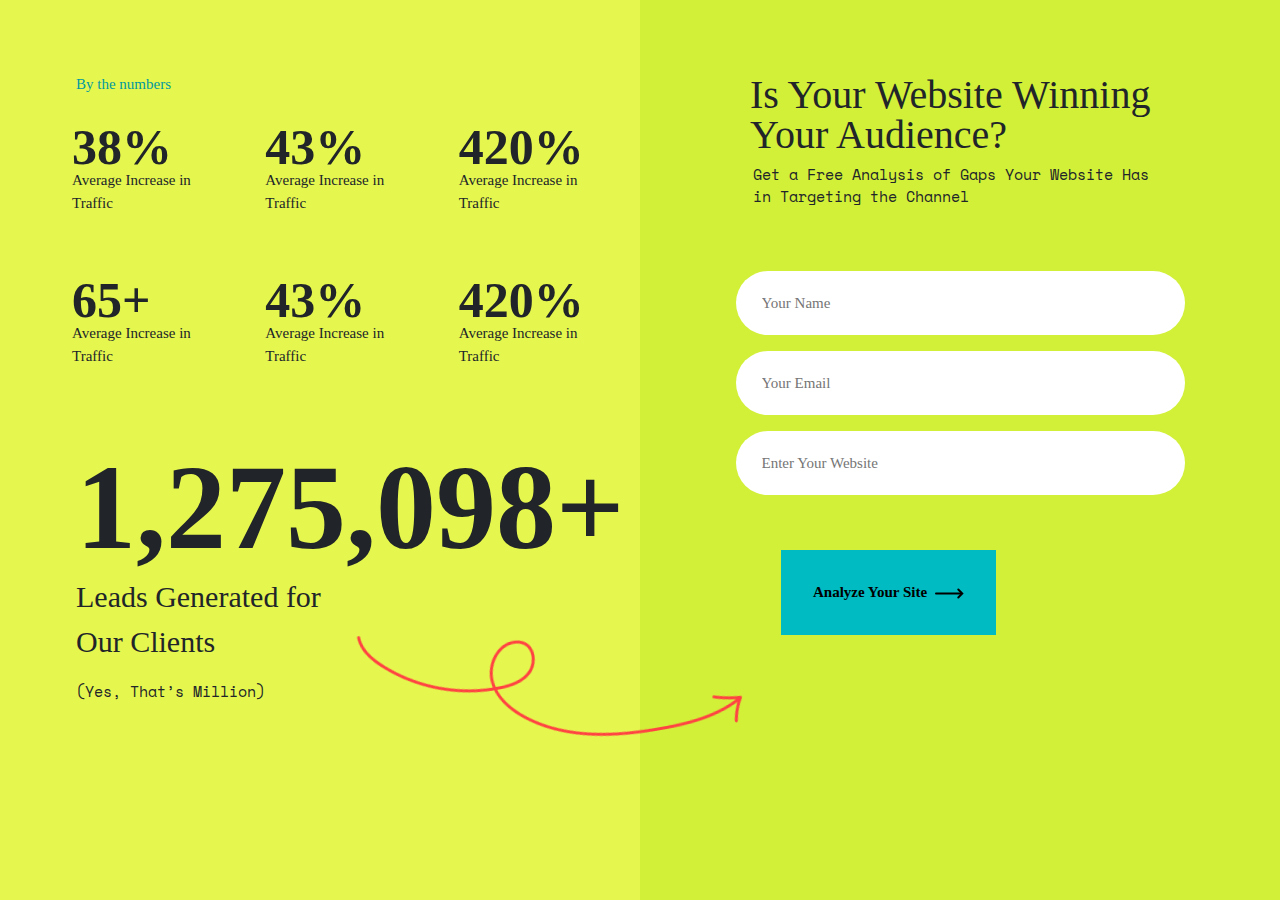
<file: number.html>
<!doctype html>
<html lang="en">

<head>
    <meta charset="utf-8">
    <meta name="viewport" content="width=device-width, initial-scale=1">
    <title>Document</title>
    <link rel="stylesheet" href="./assets/css/number.css">
    <link rel="stylesheet" href="./assets/css/root.css">
    <link href="https://cdn.jsdelivr.net/npm/bootstrap@5.3.3/dist/css/bootstrap.min.css" rel="stylesheet"
        integrity="sha384-QWTKZyjpPEjISv5WaRU9OFeRpok6YctnYmDr5pNlyT2bRjXh0JMhjY6hW+ALEwIH" crossorigin="anonymous">
</head>

<body>
    <section class="bg-lite-green d-flex position-relative">
        <div class="container-fluid ">
            <div class="position-absolute arrow-image"><img src="./assets/images/medium_arrow.png" alt="img"></div>
            <div class="row ">
                <div class="col-12 col-lg-6 ">
                    <div class=" container ps-5 ">
                        <div class="justify-content-center d-flex text-center flex-column">
                            <h4 class="  fs-md pb-4 fc-dark-green ps-3 mt-lg-75 mt-40 MaisonNeue text-start">By the
                                numbers
                            </h4>
                            <div class="row row-gap-lg-5 row-gap-2">
                                <div class="col-lg-4 ps-4 col-6 ">
                                    <div class="">
                                        <p class="fs-2xl mb-0 leading-88 text-start SohneSchmal   fw-bold">38%</p>
                                        <p class=" fs-md mt-0 w-126 MaisonNeue fw-medium text-start">Average
                                            Increase in
                                            Traffic</p>
                                    </div>
                                </div>
                                <div class="col-lg-4 ps-4 col-6 ">
                                    <div class="">
                                        <p class="fs-2xl   mb-0 leading-88 text-start SohneSchmal   fw-bold">43%</p>
                                        <p class=" fs-md  mt-0 w-126 MaisonNeue fw-medium text-start">Average
                                            Increase in
                                            Traffic</p>
                                    </div>
                                </div>
                                <div class="col-lg-4 ps-4 col-6 ">
                                    <div class="">
                                        <p class="fs-2xl mb-0 leading-88 text-start SohneSchmal   fw-bold">420%</p>
                                        <p class=" fs-md mt-0 w-126 MaisonNeue fw-medium text-start">Average
                                            Increase in
                                            Traffic</p>
                                    </div>
                                </div>
                                <div class="col-lg-4 ps-4 col-6 ">
                                    <div class="">
                                        <p class="fs-2xl mb-0 leading-88 text-start SohneSchmal   fw-bold">65+</p>
                                        <p class=" fs-md mt-0 w-126 MaisonNeue fw-medium text-start">Average Increase in
                                            Traffic</p>
                                    </div>
                                </div>
                                <div class="col-lg-4 ps-4 col-6 ">
                                    <div class="">
                                        <p class="fs-2xl mb-0 leading-88 text-start SohneSchmal   fw-bold">43%</p>
                                        <p class=" fs-md mt-0 w-126 MaisonNeue text-start">Average Increase in
                                            Traffic</p>
                                    </div>
                                </div>
                                <div class="col-lg-4  ps-4 col-6 ">
                                    <div class="">
                                        <p class="fs-2xl mb-0 leading-88 text-start SohneSchmal   fw-bold">420%</p>
                                        <p class=" fs-md mt-0 w-126 MaisonNeue fw-medium text-start">Average Increase in
                                            Traffic</p>
                                    </div>
                                </div>
                            </div>
                            <div class="mt-lg-75 mt-40">
                                <p class="fs-4xl ps-3  text-start leading-83 SohneSchmal   fw-bold">1,275,098+</p>
                                <p class="fs-lg ps-3  text-start w-323 MaisonNeuelight">Leads Generated for Our Clients
                                </p>
                                <p class="fs-md ps-3 text-start spacemononormal">(Yes, That’s Million)</p>
                            </div>
                        </div>
                    </div>
                </div>
                <div class="col-12 col-lg-6 bg-white-green-1 d-flex flex-column align-items-center ">

                    <h2 class="MaisonNeuelight fs-xl leading-100 mt-lg-75 mt-40 w-420">Is Your Website Winning Your
                        Audience?
                    </h2>
                    <p class="fs-md spacemononormal leading-68 w-372">Get a Free Analysis of Gaps Your Website Has
                        in
                        Targeting the Channel</p>
                    <div class="mt-5">
                        <div class="bg-white  rounded-5 your-name d-flex align-items-center  ps-4 ">
                            <input type="name" name="" text="" placeholder="Your Name"
                                class="input-name fs-md MaisonNeueMono fw-normal text-black">
                        </div>
                        <div class="bg-white  rounded-5 your-name d-flex align-items-center  ps-4 mt-3">
                            <input required name="email" placeholder="Your Email"
                                class="input-name fs-md MaisonNeueMono fw-normal text-black overflow-hidden"
                                type="email">
                        </div>
                        <div class="bg-white  rounded-5 your-name d-flex align-items-center ps-4 mt-3">
                            <input type="name" name="" placeholder="Enter Your Website"
                                class="input-name fs-md MaisonNeueMono fw-normal text-black">
                        </div>
                    </div>
                    <div class="mt-55 mr-auto ml-129">
                        <button class="bg-off-sky border-0  site-btn MaisonNeue fw-semibold fs-md">Analyze Your Site
                            <img class="ps-1 " src="./assets/images/svg/arrow straight.svg" alt=""></button>
                    </div>
                </div>
            </div>
        </div>
    </section>


    <script src="https://cdn.jsdelivr.net/npm/bootstrap@5.3.3/dist/js/bootstrap.bundle.min.js"
        integrity="sha384-YvpcrYf0tY3lHB60NNkmXc5s9fDVZLESaAA55NDzOxhy9GkcIdslK1eN7N6jIeHz"
        crossorigin="anonymous"></script>
</body>

</html>
</file>
<file: assets/css/root.css>
:root {
    --fs-sm: 12px;
    --fs-md: 15px;
    --fs-lg: 30px;
    --fs-xl: 40px;
    --fs-2xl: 50px;
    --fs-3xl: 80px;
    --fs-4xl: 120px;
}

@media (max-width:992px) {
    :root {
        --fs-sm: 10px;
        --fs-md: 13px;
        --fs-lg: 26px;
        --fs-xl: 36px;
        --fs-2xl: 44px;
        --fs-3xl: 72px;
        --fs-4xl: 100px;
    }
}

@media (max-width:768px) {
    :root {
        --fs-sm: 10px;
        --fs-md: 11px;
        --fs-lg: 22px;
        --fs-xl: 30px;
        --fs-2xl: 38px;
        --fs-3xl: 66px;
        --fs-4xl: 80px;
    }
}

@media (max-width:576px) {
    :root {
        --fs-sm: 10px;
        --fs-md: 11px;
        --fs-lg: 22px;
        --fs-xl: 28px;
        --fs-2xl: 32px;
        --fs-3xl: 56px;
        --fs-4xl: 68px;
    }
}

/* ================================================== */
.fs-sm {
    font-size: var(--fs-sm) !important;
}

.fs-md {
    font-size: var(--fs-md) !important;
}

.fs-lg {
    font-size: var(--fs-lg) !important;
}

.fs-xl {
    font-size: var(--fs-xl) !important;
}

.fs-2xl {
    font-size: var(--fs-2xl) !important;
}

.fs-3xl {
    font-size: var(--fs-3xl) !important;
}

.fs-4xl {
    font-size: var(--fs-4xl) !important;
}



/* ===================================================== */
:root {
    --fc-white-green: #D2F038;
    --fc-sky: #00AFB5;
    --fc-red: #FF4242;
    --fc-lite-green: #E5F74E;
    --fc-dark-green: #00999E;
    --fc-off-sky: #00BBC1;
    --fc-dark-sky: #097980;
}

/* ==================================text-color================================ */
.fc-white-green {
    color: var(--fc-white-green) !important;
}

.fc-sky {
    color: var(--fc-sky) !important;
}

.fc-bg-white-green {
    background-color: var(--fc-white-green);
}

.fc-sky-bg {
    background-color: var(--fc-sky);
}

.fc-sky {
    color: var(--fc-sky);
}

.fc-red {
    color: var(--fc-red) !important;
}

.fc-lite-green {
    color: var(--fc-lite-green) !important;
}

.fc-fc-dark-green {
    color: var(--fc-dark-green) !important;
}

.fc-dark-green {
    color: var(--fc-dark-green);
}

.fc-off-sky {
    color: var(--fc-off-sky) !important;
}

.fc-dark-sky {
    color: var(--fc-dark-sky) !important;
    color: var(--fc-off-sky);
}

.fc-dark-sky {
    color: var(--fc-dark-sky);
}

/* ----------------------------background-color-------------------------------------- */
.bg-white-green {
    background-color: var(--fc-white-green) !important;
}

.bg-sky {
    background-color: var(--fc-sky) !important;
    background-color: var(--fc-white-green);
}

HEAD .bg-sky {
    background-color: var(--fc-sky);
}

.bg-sky {
    color: var(--fc-sky);
}

.bg-red {
    background-color: var(--fc-red) !important;
    background-color: var(--fc-red);
}

.bg-lite-green {
    background-color: var(--fc-lite-green) !important;
    background-color: var(--fc-lite-green);
}

.bg-fc-dark-green {
    background-color: var(--fc-dark-green) !important;
}

.bg-off-sky {
    background-color: var(--fc-off-sky) !important;
}

.bg-dark-sky {
    background-color: var(--fc-dark-sky) !important;
    background-color: var(--fc-dark-green);
}

.bg-off-sky {
    background-color: var(--fc-off-sky);
}

.bg-dark-sky {
    background-color: var(--fc-dark-sky);
    color: var(--fc-off-sky);
}

.bg-dark-sky {
    color: var(--fc-dark-sky);
}
</file>
<file: assets/css/style.css>
.sec-9-bg-img {
    background-image: url(/assets/images/Mask\ group.png);
    background-repeat: no-repeat;
    padding-top: 104px;
    padding-bottom: 84px;
    background-size: cover;
}

.sec-9-call-btn {
    width: 241px;
    height: 77px;
}

.get-started-btn:hover {
    color: black;
}

.footer-heading {
   font-family: unset !important;
}

/* ============================== hover ============================= */
.line-hover::after {
    position: absolute;
    content: "";
    width: 0%;
    height: 2px;
    background-color: #D2F038;
    left: 0%;
    transform: translateX(0%);
    bottom: 4px;
    transition: all 200ms;
}

.line-hover:hover::after {
    width: 100%;
}

.line-hover {
    position: relative;
    max-width: max-content;
    cursor: pointer;
}

.after-line::after {
    position: absolute;
    content: "";
    width: 100%;
    height: 1px;
    background-color: #D2F038;
    left: 0;
    bottom: 1px;
}

.after-line {
    max-width: max-content;
    position: relative;
    cursor: pointer;
}

.white-green-clr-hover:hover {
    color: #D2F038 !important;
    transition: all 300ms linear;
}

.svg-path-hover:hover {
    path {
        fill: #D2F038 !important;
        transition: all 200ms linear !important;
    }
}

.get-started-btn:hover {
    color: black !important;
    background-color: #D2F038 !important;
    width: 120px;
    padding: 16px 18px 39px 10p;
    height: 55px;
    border: none;
    border-radius: 50px;
    transition: all 300ms linear;
}

.get-started-btn {
    color: #D2F038 !important;
    background-color: transparent;
    width: 120px;
    padding: 16px 18px 39px 10p;
    height: 55px;
    border: none;
    border-radius: 50px;
}

a {
    text-decoration: none !important;
    list-style-type: none !important;
    color: white !important;
}

/* ==================================================================== */

.box {
    max-width: 449px;
    height: 64px;
    border-radius: 50px;
    padding-right: 5px;
    padding-left: 26px;
}

.email {
    background-color: transparent;
    border: none;
    outline: none;
    max-width: 144px;
}

.email::placeholder {
    color: white;
    color: white;
}

/* ================================ utility classes=========================================== */
.gap-10 {
    gap: 10px;
}

.pt-104 {
    padding-top: 104px;
}

.pb-104 {
    padding-bottom: 104px;
}

.pt-90 {
    padding-top: 90px;
}

.mb-25 {
    margin-bottom: 25px;
}

.mb-35 {
    margin-bottom: 35px;
}

.mr-37 {
    margin-right: 37px;
}

.line-height {
    line-height: 200%;
}

/* ================================== */
@font-face {
    font-family: "Söhne Schmal";
    src: url(/assets/font/TestSöhneSchmal-Dreiviertelfett.otf);
}

@font-face {
    font-family: "MaisonNeueMono-Regular";
    src: url(/assets/font/MaisonNeueMono-Regular.otf);
}

@font-face {
    font-family: "MaisonNeue-Demi";
    src: url(/assets/font/MaisonNeue-Demi.otf);
}

@font-face {
    font-family: "MaisonNeue-light";
    src: url(/assets/font/MaisonNeue-Light.otf);
}

.ff-MaisonMeue-light {
    font-family: "MaisonNeue-light", sans-serif;
}

.ff-sohne {
    font-family: "Söhne Schmal", sans-serif;
}

.ff-MaisonNeueMono-Regular {
    font-family: "MaisonNeueMono-Regular", sans-serif;
}

.ff-MaisonNeue-Demi {
    font-family: "MaisonNeue-Demi", sans-serif;
}


.sec-3-bg-image {
    background-image: url(/assets/images/Background\ image.webp) !important;
    background-size: cover;
    height: 750px;
    width: 100%;
    object-fit: cover;
    background-position: center;
}

.sec-4-bg-image {
    background-image: url(/assets/images/section-4\ bg.webp) !important;
    background-size: cover;
    background-position: center;
    width: 100%;
}

.bg-image-1 {
    background-image: url(/assets/images/Ecommerce-image.webp);
    width: 100%;
    object-fit: cover;
    background-size: cover;
}

.bg-image-2 {
    background-image: url(/assets/images/Leadgen-image.webp);
    width: 100%;
    object-fit: cover;
    background-size: cover;
}

.bg-image-3 {
    background-image: url(/assets/images/Creditcard-image.webp);
    width: 100%;
    background-repeat: no-repeat;
    object-fit: cover;
    background-size: cover;
}

.lemon-image {
    top: 20%;
}

.sec-3-box {
    background: white;
    height: 320px;
    border-radius: 25px;
    padding: 28px;
}

.sec-4-box {
    background: white;
    width: 100%;
    height: 320px;
    border-radius: 25px;
    padding: 28px 28px 28px 28px;
}

.read-btn {
    bottom: 30px;
}

.mx-325 {
    max-width: 325px;
    margin: 0 auto;
}

.mx-613 {
    max-width: 613px !important;
    width: 100%;
    margin: 0 auto;
}

.mx-300 {
    max-width: 300px;
}

.mr-30 {
    margin-right: 30px;
}

.lh-30 {
    line-height: 30px;
}

.lh-20 {
    line-height: 20px;
}

.lh-15 {
    line-height: 15px;
}

.fw-300 {
    font-weight: 300;
}

.ml-20 {
    margin-left: 50px;
}

.pl-pb {
    padding: 0px 0px 30px 30px;
}

.sec-3-card {
    min-height: 551px;
    margin-top: 25px;
    display: flex;
    align-items: end;
    padding: 0px 29px 29px 29px;
}

.linear-bg {
    background: linear-gradient(to top, white 76%, #00AFB5 20%);
}

.text-deco-none {
    text-decoration: none !important;
}

.mx-315 {
    max-width: 315px;
    margin: 0 auto;
}



/* ============================================================================ */
@import url('https://fonts.googleapis.com/css2?family=Space+Mono:ital,wght@0,400;0,700;1,400;1,700&display=swap');

.sec-1 {
    font-family: "MaisonNeue-Demi", sans-serif;
}

.sec-2 {
    font-family: "MaisonNeue-Demi", sans-serif;
}

.sec-3 {
    font-family: "MaisonNeue-Demi", sans-serif;
}


.sec-1-bg {
    background-image: url(/assets/images/hero-bg-line.png);
    background-repeat: no-repeat;
    background-position: bottom;
}

a {
    text-decoration: none !important;
}

.lh-20 {
    line-height: 20px;
}

.lh-30 {
    line-height: 30px;
}

.lh-70 {
    line-height: 70px;
}

.m-w-57 {
    max-width: 57px;
}

.hero-img {
    position: relative;
}

.red-circle-img {
    position: absolute;
    bottom: 10%;
    left: -2%;
}

a,
path {
    transition: all 200ms linear;
}

ul li a.rotate:hover {
    svg {
        transform: rotate(180deg) !important;
    }
}
.sec-1.min-vh-110{
    min-height: 110vh !important;
}

nav a:hover {
    color: #00AFB5 !important;

    path {
        fill: #00AFB5 !important;
    }
}

.nav-btn,
svg {
    transition: all 200ms linear;
}

.nav-btn:hover {
    background-color: #00AFB5 !important;

    svg {
        transform: rotate(180deg) !important;
    }
}

.sec-2 .bg-img-1 {
    background-image: url(/assets/images/sec-2-card1.webp);
    object-fit: cover;
    background-size: cover;
    width: 100%;
}

.sec-2 .bg-img-2 {
    background-image: url(/assets/images/sec-2-card2.webp);
    object-fit: cover;
    background-size: cover;
    width: 100%;
}

.sec-2 .bg-img-3 {
    background-image: url(/assets/images/sec-2-card3.webp);
    object-fit: cover;
    background-size: cover;
    width: 100%;
}

.sec-2-box {
    min-height: 270px !important;
}

.sec-3-bg {
    background-image: url(/assets/images/bg-lemon.webp);
    background-size: cover;
    width: 100%;
}

.outline-none {
    outline: none;
}

.sec-3-container {
    position: relative;
}

.flexible-arrow {
    position: absolute;
    left: 45%;
    bottom: 10%;

}

@font-face {
    font-family: "Söhne Schmal";
    src: url(/assets/font/TestSöhneSchmal-Dreiviertelfett.otf);
}

@font-face {
    font-family: "MaisonNeueMono-Regular";
    src: url(/assets/font/MaisonNeueMono-Regular.otf);
}

@font-face {
    font-family: "MaisonNeue-Demi";
    src: url(/assets/font/MaisonNeue-Demi.otf);
}

@font-face {
    font-family: "MaisonNeue-light";
    src: url(/assets/font/MaisonNeue-Light.otf);
}

.ff-sohne {
    font-family: "Söhne Schmal", sans-serif;
}

.ff-neue-light {
    font-family: "MaisonNeue-Light", sans-serif;
}

.ff-maisonneuemono {
    font-family: "MaisonNeueMono-Regular", sans-serif;
}

.ff-spacemono {
    font-family: "Space Mono", monospace;
}



/* ============================================================== */
@import url('https://fonts.googleapis.com/css2?family=Space+Mono:ital,wght@0,400;1,700&display=swap');

@font-face {
    font-family: "MaisonNeuelight";
    src: url('https://www.venveo.com/dist/fonts/MaisonNeueLight/font.woff') format('woff');
    src: url('https://www.venveo.com/dist/fonts/MaisonNeueLight/font.woff2') format('woff2');
    font-weight: 300;
}

@font-face {
    font-family: "MaisonNeue";
    src: url('https://www.venveo.com/dist/fonts/MaisonNeueMedium/font.woff') format('woff');
}

@font-face {
    font-family: "MaisonNeueMono";
    src: url('https://www.venveo.com/dist/fonts/MaisonNeueMonoRegular/font.woff') format('woff');
    src: url('https://www.venveo.com/dist/fonts/MaisonNeueMonoRegular/font.woff2') format('woff2')
}

@font-face {
    font-family: "SohneSchmal";
    src: url('https://www.venveo.com/dist/fonts/sohne-schmal/soehne-schmal-dreiviertelfett.woff2') format('woff2');
}

.spacemononormal {
    font-family: "Space Mono", monospace;
}

.SohneSchmal {
    font-family: SohneSchmal;
}

.MaisonNeueMono {
    font-family: MaisonNeueMono;
}

.MaisonNeue {
    font-family: MaisonNeue;
}

.leading-88 {
    line-height: 88%;
}

.leading-100 {
    line-height: 100%;
}

.leading-68 {
    line-height: 148%;
}

.w-372 {
    max-width: 414px;
}

.read-btn {
    transition: all 200ms linear;
}

.read-btn:hover {
    color: #00AFB5 !important;

}

.leading-83 {
    line-height: 83%;
}

.w-126 {
    max-width: 126px;
}

.w-323 {
    max-width: 303px;
}

.mt-55 {
    margin-top: 55px;
}

.input-name {
    background-color: transparent;
    border: none;
    outline: none;
}

.bg-white-green-1 {
    background-size: contain;
    min-height: 100vh;
    background-color: #D2F038;
}

.your-name {
    min-width: 300px;
    height: 64px;
    width: 100%;
}

.mt-40 {
    margin-top: 40px;
}

.site-btn {
    padding: 31px 32px 31px 32px;
}

.w-420 {
    max-width: 420px;
}

.arrow-image {
    display: none;
}

@media (max-width:1200px) {
    .d_lg_none {
        display: none;
    }
}

@media (max-width:992px) {
    label[for="menuicons"] {
        display: flex;
        justify-content: space-between;
        flex-direction: column;
        width: 40px;
        height: 30px;
        z-index: 1;
        position: relative;
        top: 15px;
        right: 10px;
    }

    label[for="menuicons"]>span {
        width: 100%;
        height: 6px;
        background-color: #25DAC5;
        border-radius: 10px;
        transition: all 200ms linear;
    }

    ul.menu {
        display: flex;
        align-items: center;
        justify-content: center;
        position: fixed;
        flex-direction: column;
        top: 0;
        right: -100%;
        height: 100vh;
        width: 100%;
        transition: all 200ms linear;
    }

    input[type="checkbox"]:checked~ul.menu {
        right: 0;
        background-color: #50725c;
    }

    input[type="checkbox"]:checked+label[for="menuicons"]>span:first-child {
        transform: rotate(40deg);
        transform-origin: left;
    }

    input[type="checkbox"]:checked+label[for="menuicons"]>span:nth-child(2) {
        transform: translateX(-200%);
        opacity: 0;
    }

    input[type="checkbox"]:checked+label[for="menuicons"]>span:last-child {
        transform: rotate(-40deg);
        transform-origin: left;
    }

    .w-lg-100 {
        width: 100%;
    }

}

@media (min-width:992px) {
    .your-name {
        min-width: 449px;
        height: 64px;
        width: 100%;
    }

    .mt-lg-75 {
        margin-top: 75px;
    }

    .arrow-image {
        bottom: 0;
        left: 50%;
        transform: translateX(-70%);
        display: block;
    }

    .hero-img {
        position: relative;
        position: absolute;
        width: 50%;
        top: 70.5px;
        right: 0;
    }

    .bg-lg-light {
        background: white !important;
    }

    .sec-2-lg-card {
        min-height: 510px !important;
    }
}

@media (min-width:576px) {
    .sec-2-card {
        min-height: 410px;
    }
}

@media (max-width:576px) {
    .lh-sm-44 {
        line-height: 44px;
    }

    .lh-sm-23 {
        line-height: 23px;
    }

    .lh-sm-17 {
        line-height: 17px;
    }

    .sec-2-sm-box {
        min-height: 157px !important;
    }

    .sec-2-sm-card {
        min-height: 330px !important;
    }

    .sec-3-box-height {
        height: 280px !important;
    }

    .sec-4-box-height {
        height: 250px !important;
    }

    .sec-height {
        height: 290px !important;
    }
}
</file>
<file: assets/css/number.css>
@import url('https://fonts.googleapis.com/css2?family=Space+Mono:ital,wght@0,400;1,700&display=swap');

@font-face {
    font-family: "MaisonNeuelight";
    src: url('https://www.venveo.com/dist/fonts/MaisonNeueLight/font.woff') format('woff');
    src: url('https://www.venveo.com/dist/fonts/MaisonNeueLight/font.woff2') format('woff2');
    font-weight: 300;
    font-style: normal;
}

@font-face {
    font-family: "MaisonNeue";
    src: url('https://www.venveo.com/dist/fonts/MaisonNeueMedium/font.woff') format('woff');
}

@font-face {
    font-family: "MaisonNeueMono";
    src: url('https://www.venveo.com/dist/fonts/MaisonNeueMonoRegular/font.woff') format('woff');
}

@font-face {
    font-family: "SohneSchmal";
    src: url('https://www.venveo.com/dist/fonts/sohne-schmal/soehne-schmal-dreiviertelfett.woff2') format('woff2');
}
.MaisonNeuelight{
    font-family: MaisonNeuelight ;
}

.spacemononormal {
    font-family: "Space Mono", monospace;
}

.SohneSchmal {
    font-family: SohneSchmal;
}

.MaisonNeueMono {
    font-family: MaisonNeueMono;
}

.MaisonNeue {
    font-family: MaisonNeue;
}

.leading-88 {
    line-height: 88%;
}

.leading-100 {
    line-height: 100%;
}

.leading-68 {
    line-height: 148%;
}

.w-372 {
    max-width: 414px;
}



.leading-83 {
    line-height: 83%;
}

.w-126 {
    max-width: 126px;
}

.w-323 {
    max-width: 303px;
}

.mt-55 {
    margin-top: 55px;
}

.input-name {
    background-color: transparent;
    border: none;
    outline: none;
    min-width: 300px;
    height: 64px;
    width: 100%;
    padding-right: 32px;
}

.bg-white-green-1 {
    background-size: contain;
    min-height: 100vh;
    background-color: #D2F038;
}

.your-name {
    display: flex;
    justify-content: center;
}

.mt-40 {
    margin-top: 40px;
}

.site-btn {
    padding: 31px 32px 31px 32px;
}

.w-420 {
    max-width: 420px;
}

.arrow-image {
    display: none;
}
.ml-129{
    margin-left: 0;
}


@media (min-width:992px) {
    .your-name {
        min-width: 449px;
        height: 64px;
        width: 100%;
    }

    .mt-lg-75 {
        margin-top: 75px;
    }

    .arrow-image {
        bottom: 20%;
        left: 50%;
        transform: translateX(-75%);
        display: block;
        rotate: -10deg ;
    }
    .ml-129{
        margin-left: 129px;
    }
    .mr-auto{
        margin-right: auto;
    }
}
</file>
